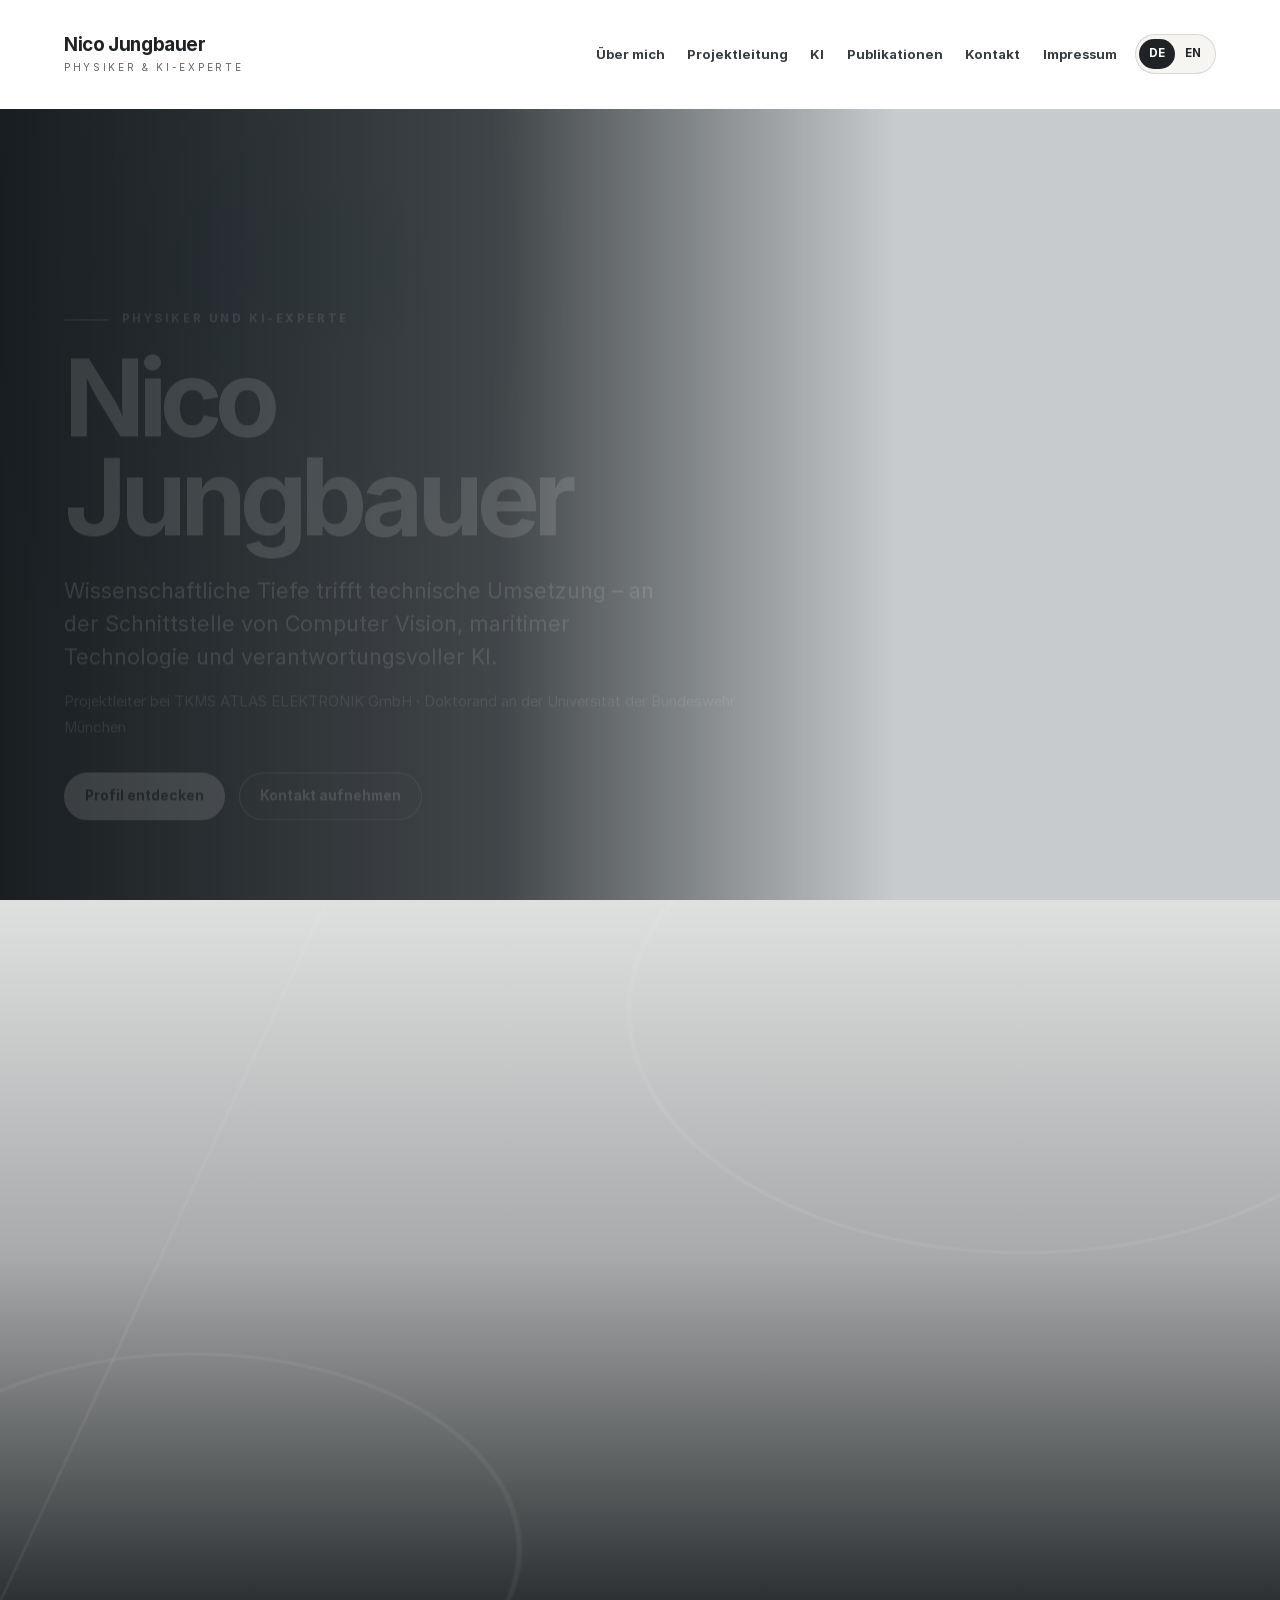
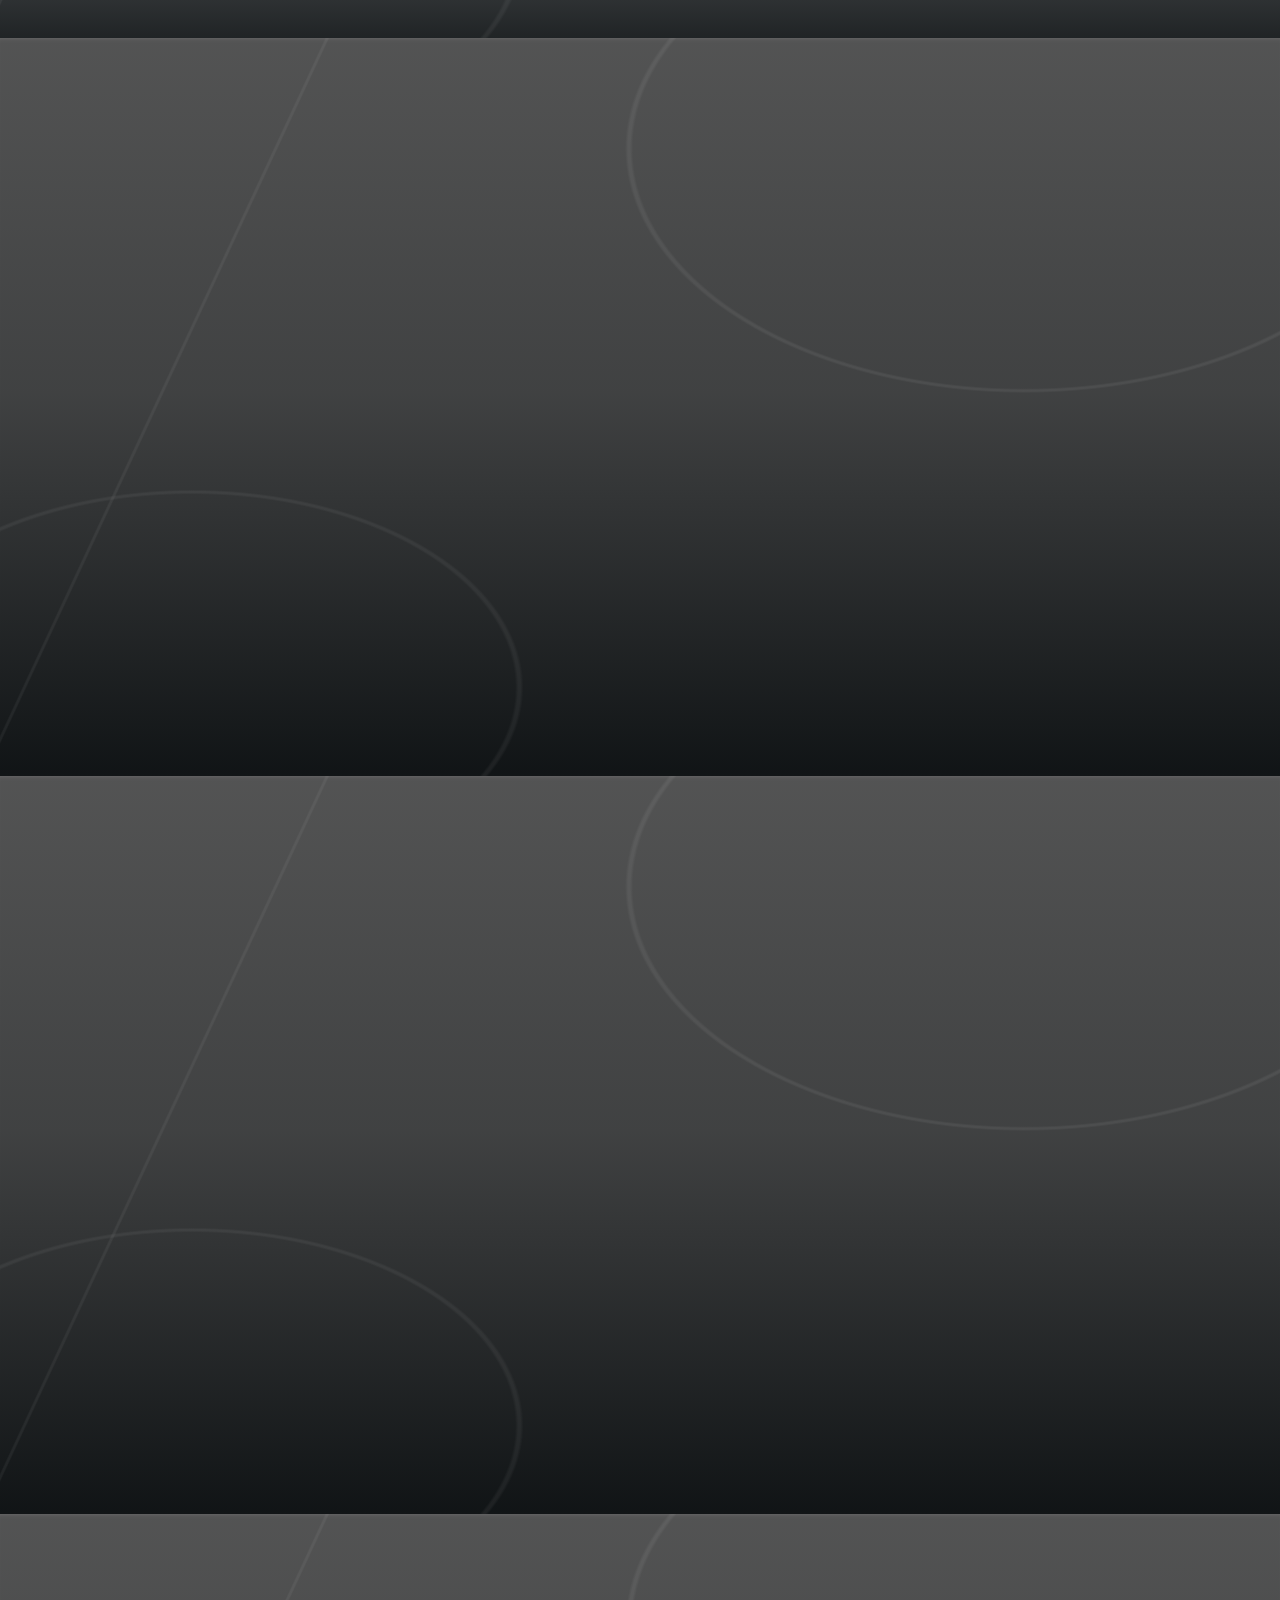
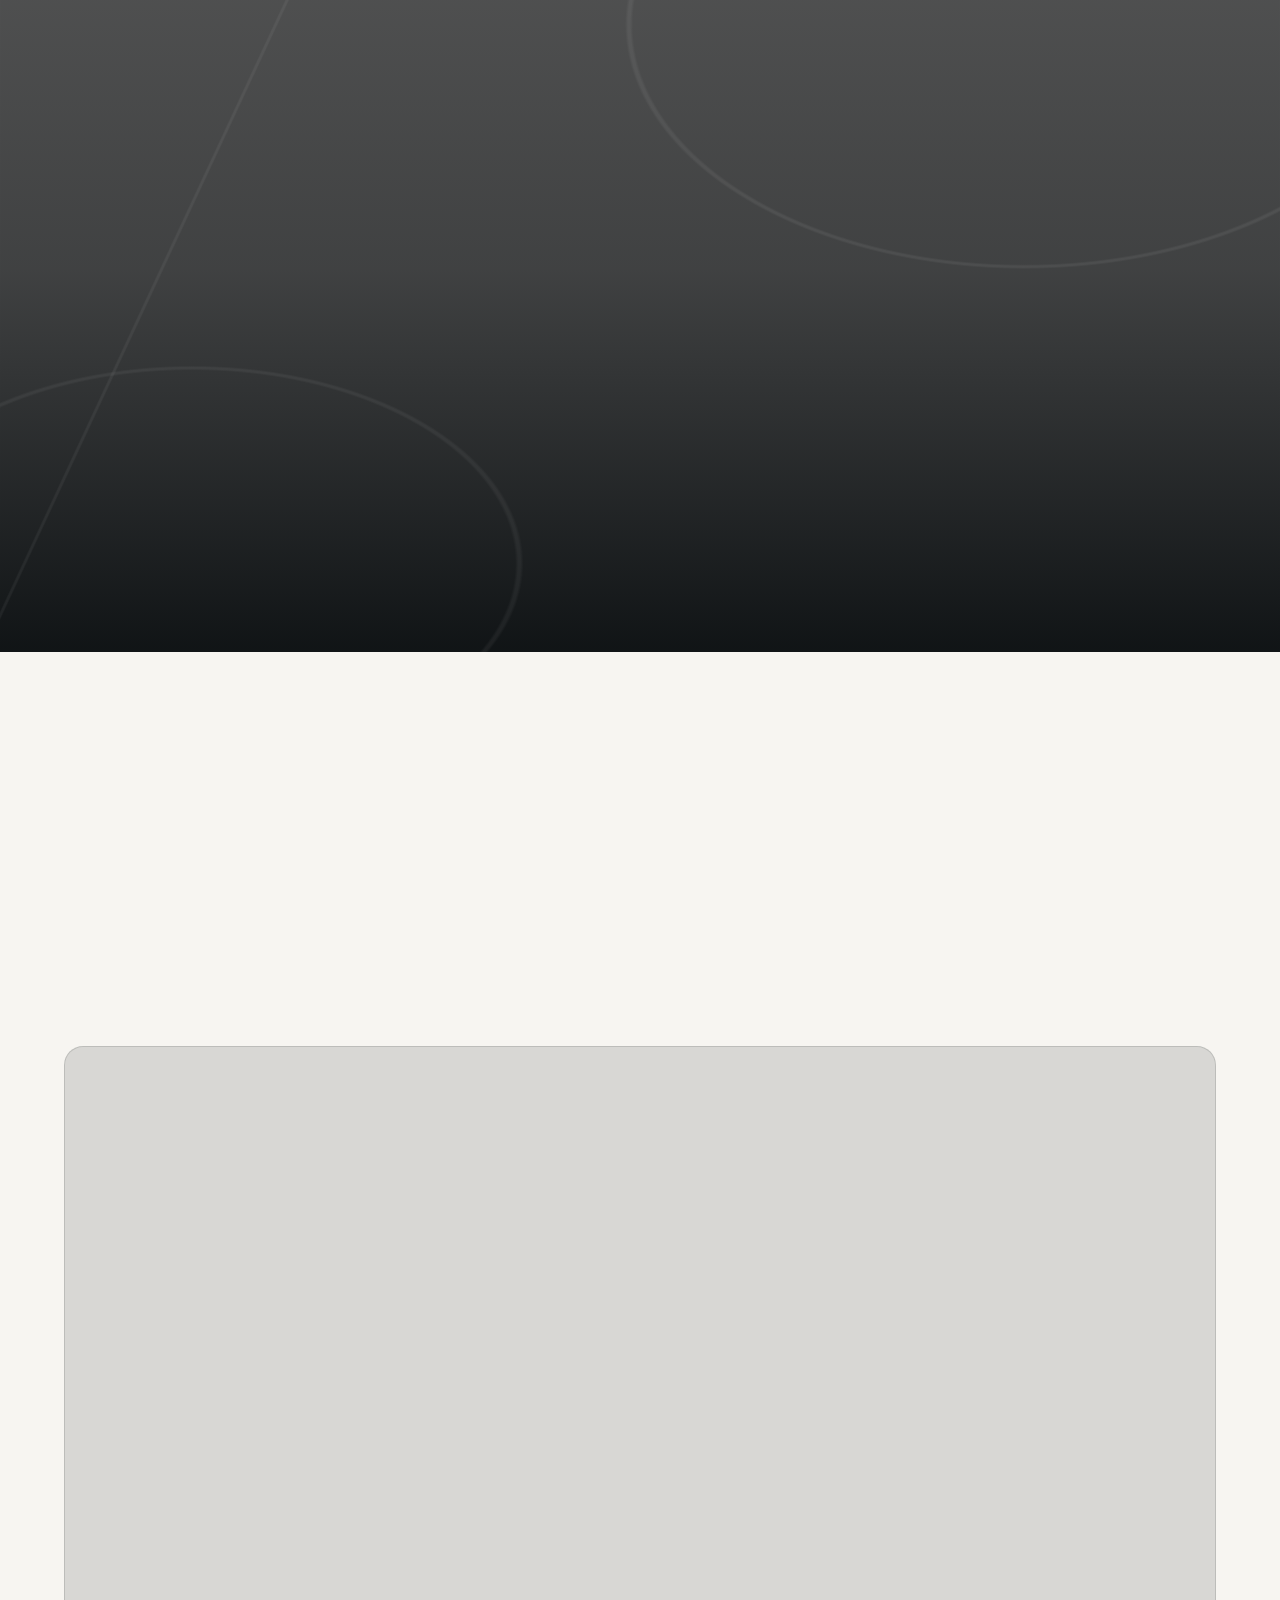
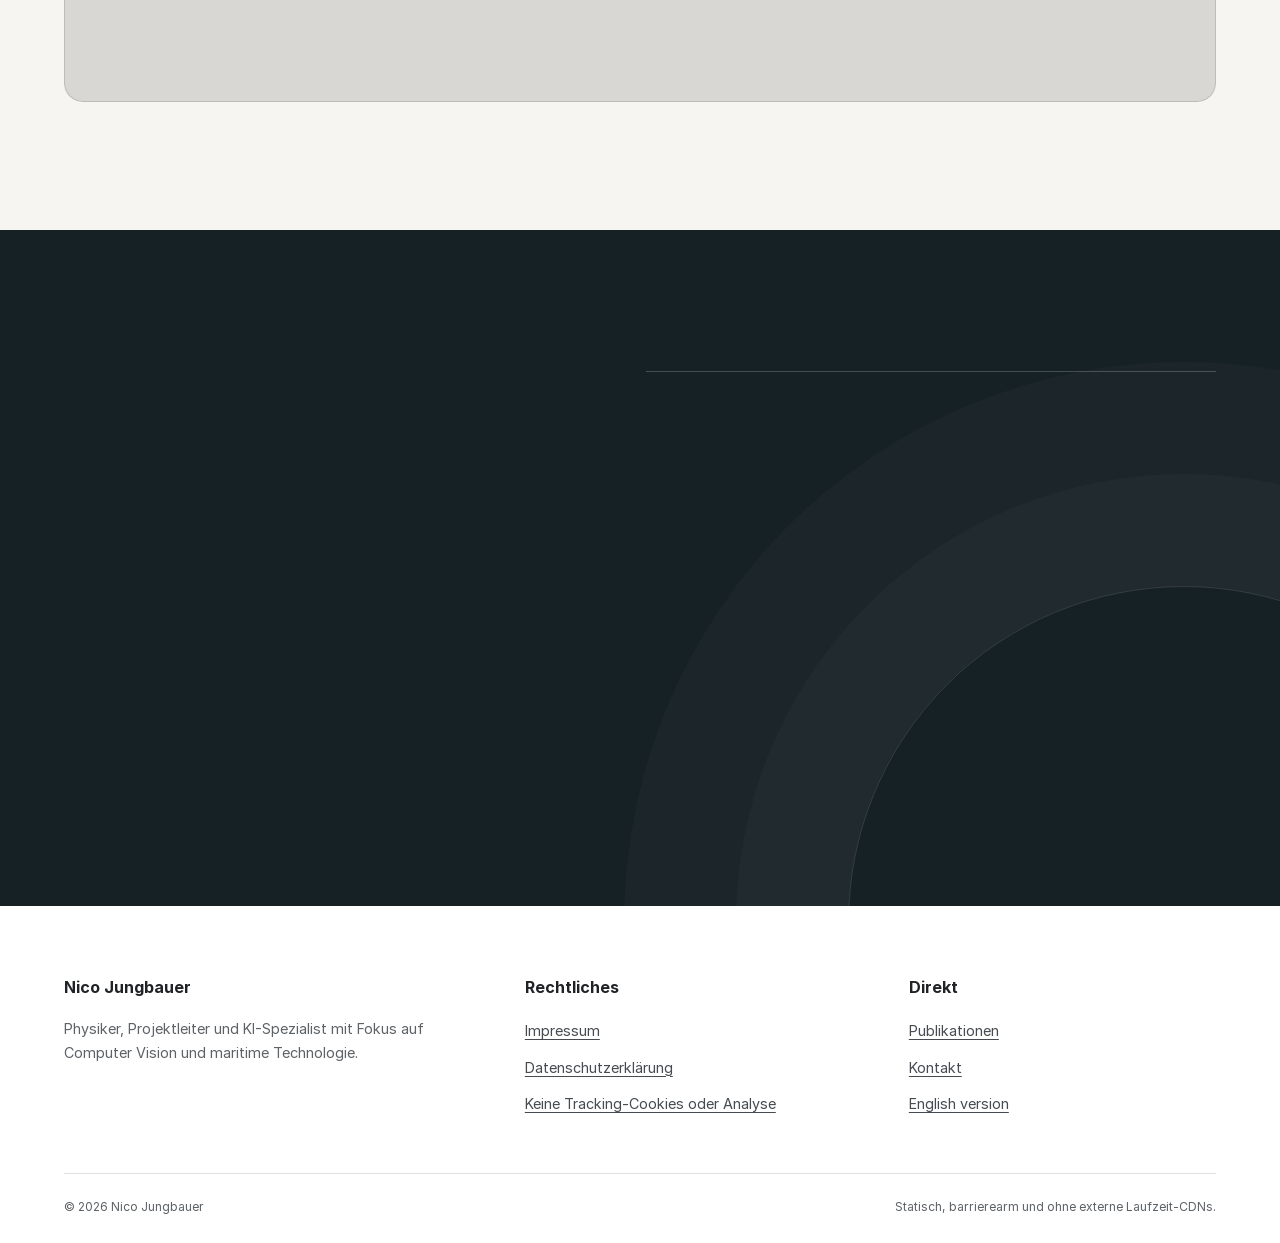
<file: index.html>
<!doctype html>
<html lang="de" class="no-js">
  <head>
    <meta charset="utf-8">
    <meta name="viewport" content="width=device-width, initial-scale=1">
    <meta name="color-scheme" content="light">
    <meta name="theme-color" content="#162126">
    <meta name="referrer" content="no-referrer">
    <link rel="icon" href="assets/images/favicon.svg" type="image/svg+xml">
    <meta
      http-equiv="Content-Security-Policy"
      content="default-src 'self'; base-uri 'self'; connect-src 'none'; font-src 'self'; form-action 'none'; frame-src 'none'; img-src 'self' data:; object-src 'none'; script-src 'self'; style-src 'self'"
    >
    <meta
      name="description"
      content="Nico Jungbauer – Physiker, Projektleiter und KI-Spezialist mit Fokus auf Computer Vision, Explainable AI und maritime Technologie."
    >
    <meta name="robots" content="index, follow">
    <meta property="og:type" content="website">
    <meta property="og:locale" content="de_DE">
    <meta property="og:locale:alternate" content="en_GB">
    <meta property="og:title" content="Nico Jungbauer | Physiker &amp; KI-Experte">
    <meta
      property="og:description"
      content="Projektleitung, Computer Vision und verantwortungsvolle KI."
    >
    <meta property="og:url" content="https://jungbauernico.de/">
    <meta
      property="og:image"
      content="https://jungbauernico.de/assets/images/file_000000005a50720a90067e7f6952ca66-1024.webp"
    >
    <meta name="twitter:card" content="summary_large_image">
    <link rel="canonical" href="https://jungbauernico.de/">
    <link rel="alternate" hreflang="de" href="https://jungbauernico.de/">
    <link rel="alternate" hreflang="en" href="https://jungbauernico.de/en/">
    <link rel="alternate" hreflang="x-default" href="https://jungbauernico.de/">
    <link
      rel="preload"
      href="assets/fonts/Inter-Regular.woff2"
      as="font"
      type="font/woff2"
      crossorigin
    >
    <link
      rel="preload"
      href="assets/images/file_000000005a50720a90067e7f6952ca66-1024.webp"
      as="image"
      type="image/webp"
      media="(min-width: 769px)"
    >
    <link rel="stylesheet" href="assets/css/styles.css?v=20261030-publications">
    <script src="assets/js/main.js?v=20260809-carrd" defer></script>
    <title>Nico Jungbauer | Physiker, Projektleiter &amp; KI-Spezialist</title>
  </head>
  <body>
    <a class="skip-link" href="#main-content">Zum Inhalt springen</a>

    <header class="site-header" data-header data-menu-open="false">
      <div class="nav-shell">
        <a class="brand" href="#top" aria-label="Nico Jungbauer – Startseite">
          <span class="brand__name">Nico Jungbauer</span>
          <span class="brand__role">Physiker &amp; KI-Experte</span>
        </a>

        <button
          class="nav-toggle"
          type="button"
          aria-expanded="false"
          aria-controls="primary-navigation"
          aria-label="Navigation öffnen"
          data-label-open="Navigation öffnen"
          data-label-close="Navigation schließen"
          data-menu-toggle
        >
          <span class="nav-toggle__lines" aria-hidden="true"></span>
        </button>

        <nav
          class="primary-nav"
          id="primary-navigation"
          aria-label="Hauptnavigation"
          data-navigation
        >
          <a href="#about">Über mich</a>
          <a href="#project-lead">Projektleitung</a>
          <a href="#ai-specialist">KI</a>
          <a href="#publications">Publikationen</a>
          <a href="#contact">Kontakt</a>
          <a href="legal.html#impressum">Impressum</a>
        </nav>

        <div class="language-switch" aria-label="Sprache wählen">
          <span lang="de" aria-current="true">DE</span>
          <a href="en/" lang="en" hreflang="en" aria-label="Switch to English">EN</a>
        </div>
      </div>
    </header>

    <main id="main-content">
      <section class="profile-section" id="top" aria-labelledby="profile-title">
        <picture class="profile-media">
          <source
            media="(min-width: 769px)"
            srcset="assets/images/file_000000005a50720a90067e7f6952ca66-1024.webp"
            type="image/webp"
          >
          <img
            src="assets/images/file_000000005a50720a90067e7f6952ca66-768.webp"
            alt="Porträt von Nico Jungbauer im dunklen Anzug mit blauer Krawatte"
            width="768"
            height="1152"
            fetchpriority="high"
            decoding="async"
          >
        </picture>
        <div class="profile-content">
          <div class="profile-copy reveal">
            <p class="eyebrow">Physiker und KI-Experte</p>
            <h1 class="profile-title" id="profile-title">Nico Jungbauer</h1>
            <p class="profile-lead">
              Wissenschaftliche Tiefe trifft technische Umsetzung – an der Schnittstelle von
              Computer Vision, maritimer Technologie und verantwortungsvoller KI.
            </p>
            <p class="profile-meta">
              Projektleiter bei TKMS ATLAS ELEKTRONIK GmbH · Doktorand an der Universität der
              Bundeswehr München
            </p>
            <div class="button-row">
              <a class="button button--light" href="#about">Profil entdecken</a>
              <a class="button button--ghost" href="#contact">Kontakt aufnehmen</a>
            </div>
          </div>
        </div>
      </section>

      <section class="image-panel panel--about" id="about" aria-labelledby="about-title">
        <picture class="panel-media" aria-hidden="true">
          <source
            srcset="assets/images/nico-jungbauer-about-960.webp 960w, assets/images/nico-jungbauer-about-1600.webp 1600w"
            sizes="100vw"
            type="image/webp"
          >
          <img
            src="assets/images/nico-jungbauer-about-960.webp"
            alt=""
            width="960"
            height="959"
            loading="lazy"
            decoding="async"
          >
        </picture>
        <div class="panel-content">
          <div class="panel-copy reveal">
            <p class="section-index">01 · Profil</p>
            <h2 class="panel-title" id="about-title">Über mich</h2>
            <p class="panel-text">
              Mein Schwerpunkt liegt auf der Leitung interdisziplinärer Forschungsprojekte und
              der Entwicklung maritimer KI-Systeme – von der technischen Konzeption bis zur
              Koordination von Teams und Projektpartnern.
            </p>
          </div>
        </div>
      </section>

      <section
        class="image-panel panel--project"
        id="project-lead"
        aria-labelledby="project-title"
      >
        <picture class="panel-media panel-media--focus-reveal" aria-hidden="true">
          <source
            srcset="assets/images/project-lead-768.webp 768w, assets/images/project-lead-1024.webp 1024w"
            sizes="100vw"
            type="image/webp"
          >
          <img
            src="assets/images/project-lead-768.webp"
            alt=""
            width="768"
            height="768"
            loading="lazy"
            decoding="async"
          >
        </picture>
        <div class="panel-content">
          <div class="panel-copy reveal">
            <p class="section-index">02 · Verantwortung</p>
            <h2 class="panel-title" id="project-title">Projektleitung</h2>
            <p class="panel-text">
              Leitung eines öffentlich geförderten Projekts mit Fokus auf maritime
              Verteidigungstechnologie. Verantwortlich für Ressourcenplanung,
              Stakeholder-Management und das Erreichen technischer Meilensteine.
            </p>
          </div>
        </div>
      </section>

      <section
        class="image-panel panel--ai"
        id="ai-specialist"
        aria-labelledby="ai-title"
      >
        <picture class="panel-media panel-media--focus-reveal" aria-hidden="true">
          <source
            srcset="assets/images/xai-960.webp 960w, assets/images/xai-1536.webp 1536w"
            sizes="100vw"
            type="image/webp"
          >
          <img
            src="assets/images/xai-960.webp"
            alt=""
            width="960"
            height="640"
            loading="lazy"
            decoding="async"
          >
        </picture>
        <div class="panel-content">
          <div class="panel-copy reveal">
            <p class="section-index">03 · Forschung</p>
            <h2 class="panel-title" id="ai-title">KI-Spezialist</h2>
            <p class="panel-text">
              Forschung am Lehrstuhl für Computer Vision. Schwerpunkt: Entwicklung
              unsicherheitsbewusster Ansätze und Methoden der Erklärbarkeit für moderne
              Computer-Vision-Architekturen.
            </p>
          </div>
        </div>
      </section>

      <section
        class="image-panel panel--physics"
        id="background"
        aria-labelledby="background-title"
      >
        <picture class="panel-media panel-media--focus-reveal" aria-hidden="true">
          <source
            srcset="assets/images/physics-768.webp 768w, assets/images/physics-1024.webp 1024w"
            sizes="100vw"
            type="image/webp"
          >
          <img
            src="assets/images/physics-768.webp"
            alt=""
            width="768"
            height="768"
            loading="lazy"
            decoding="async"
          >
        </picture>
        <div class="panel-content">
          <div class="panel-copy reveal">
            <p class="section-index">04 · Hintergrund</p>
            <h2 class="panel-title" id="background-title">Physiker</h2>
            <p class="panel-text">
              Physikalische Modellierung, datengetriebene Analyse und Systemverständnis bilden das
              methodische Fundament meiner Arbeit. Diese Tiefe übertrage ich auf robuste
              Computer-Vision- und erklärbare KI-Systeme für technische Anwendungen.
            </p>
          </div>
        </div>
      </section>

      <section class="publications-section" id="publications" aria-labelledby="publications-title">
        <div class="shell">
          <div class="section-heading reveal">
            <h2 class="section-heading__title" id="publications-title">
              Publikationen &amp; geistiges Eigentum
            </h2>
            <p class="section-heading__copy">
              Arbeiten zu maritimer Wahrnehmung, erklärbarer KI, Unsicherheitsmodellierung und
              risikobewusster autonomer Navigation.
            </p>
          </div>

          <div class="publication-grid reveal">
            <article class="publication-card">
              <span class="publication-card__type">Patentanmeldungen</span>
              <h3 class="publication-card__title">Fünf Patentanmeldungen eingereicht</h3>
              <div class="publication-card__meta">
                <span>Alle fünf anhängig, noch nicht erteilt · zwei als Alleinerfinder</span>
              </div>
              <details class="patent-details">
                <summary>Themen der fünf Anmeldungen</summary>
                <ul>
                  <li>Autonomes Unterwasserfahrzeug zur Objektdetektion und -identifikation
                    (mit L. Daibert)</li>
                  <li>Signalverarbeitungseinheit zur Objektklassifikation (Alleinerfinder)</li>
                  <li>Verfahren und Vorrichtung zur maritimen Objektklassifikation
                    (Alleinerfinder)</li>
                  <li>Assistenzsystem zur Risikobewertung teilautonomer Wasserfahrzeuge
                    (mit M. Tepe)</li>
                  <li><span lang="en">AI weighted Training</span> (mit M. El Yahyaoui)</li>
                </ul>
              </details>
            </article>

            <a
              class="publication-card"
              href="https://so04.tci-thaijo.org/index.php/MTR/article/view/277976"
              target="_blank"
              rel="noopener noreferrer"
            >
              <span class="publication-card__type">Fachartikel</span>
              <h3 class="publication-card__title">
                Maritime vision datasets for autonomous navigation: A comparative analysis
              </h3>
              <div class="publication-card__meta">
                <span>N. Jungbauer, H. Huang, H. Mayer<br>
                  Maritime Technology and Research 7(4), 277976 · 2025</span>
                <span class="publication-card__arrow" aria-hidden="true">↗</span>
              </div>
              <span class="visually-hidden">Öffnet in einem neuen Tab</span>
            </a>

            <a
              class="publication-card"
              href="https://www.gcpr-vmv.de/online-proceedings"
              target="_blank"
              rel="noopener noreferrer"
            >
              <span class="publication-card__type">Konferenzbeitrag</span>
              <h3 class="publication-card__title">
                Correlating Explainability and Predictive Uncertainty under Controlled
                Perturbations for Maritime Object Detection
              </h3>
              <div class="publication-card__meta">
                <span>N. Jungbauer et al.<br>
                  GCPR 2026 · Main Track · zur Veröffentlichung angenommen</span>
                <span class="publication-card__arrow" aria-hidden="true">↗</span>
              </div>
              <span class="visually-hidden">Öffnet in einem neuen Tab</span>
            </a>

            <a
              class="publication-card"
              href="https://cmsweb.com.sg/rps2prod/esrel2026/epro/html/esrel26-p26183.html"
              target="_blank"
              rel="noopener noreferrer"
            >
              <span class="publication-card__type">Konferenzbeitrag</span>
              <h3 class="publication-card__title">
                Quantitative Risk Assessment for Maritime Autonomous Navigation Using AI
                Perception Metrics and Bayesian Networks
              </h3>
              <div class="publication-card__meta">
                <span>ESREL 2026</span>
                <span class="publication-card__arrow" aria-hidden="true">↗</span>
              </div>
              <span class="visually-hidden">Öffnet in einem neuen Tab</span>
            </a>
          </div>
        </div>
      </section>

      <section class="contact-section" id="contact" aria-labelledby="contact-title">
        <div class="shell contact-layout">
          <div class="reveal">
            <p class="eyebrow">Kontakt</p>
            <h2 class="contact-title" id="contact-title">Lassen Sie uns sprechen.</h2>
            <p class="contact-intro">
              Für fachlichen Austausch zu Computer Vision, Explainable AI, maritimer Autonomie
              und technischer Projektleitung.
            </p>
          </div>

          <ul class="contact-list reveal" aria-label="Kontaktmöglichkeiten">
            <li>
              <a
                href="legal.html#impressum"
                data-email-link
                data-user="jnico"
                data-domain="hotmail.de"
              >
                <span class="contact-list__label">E-Mail</span>
                <span class="contact-list__value" data-contact-value>
                  jnico [at] hotmail [dot] de
                </span>
                <span class="contact-list__arrow" aria-hidden="true">↗</span>
              </a>
            </li>
            <li>
              <a
                href="legal.html#impressum"
                data-phone-link
                data-country="49"
                data-number="1738203427"
              >
                <span class="contact-list__label">Telefon</span>
                <span class="contact-list__value">+49 173 820 3427</span>
                <span class="contact-list__arrow" aria-hidden="true">↗</span>
              </a>
            </li>
            <li>
              <a
                href="https://linkedin.com/in/nico-jungbauer-97277a295"
                target="_blank"
                rel="noopener noreferrer"
              >
                <span class="contact-list__label">Netzwerk</span>
                <span class="contact-list__value">LinkedIn</span>
                <span class="contact-list__arrow" aria-hidden="true">↗</span>
                <span class="visually-hidden">Öffnet in einem neuen Tab</span>
              </a>
            </li>
            <li>
              <a
                href="legal.html#impressum"
                target="_blank"
                rel="noopener noreferrer"
                data-whatsapp-link
                data-country="49"
                data-number="1738203427"
              >
                <span class="contact-list__label">Messenger</span>
                <span class="contact-list__value">WhatsApp</span>
                <span class="contact-list__arrow" aria-hidden="true">↗</span>
                <span class="visually-hidden">Öffnet in einem neuen Tab</span>
              </a>
            </li>
          </ul>
        </div>
      </section>
    </main>

    <footer class="site-footer">
      <div class="shell">
        <div class="footer-grid">
          <div>
            <h2 class="footer-title">Nico Jungbauer</h2>
            <p class="footer-copy">
              Physiker, Projektleiter und KI-Spezialist mit Fokus auf Computer Vision und
              maritime Technologie.
            </p>
          </div>
          <div>
            <h2 class="footer-title">Rechtliches</h2>
            <ul class="footer-links">
              <li><a href="legal.html#impressum">Impressum</a></li>
              <li><a href="legal.html#datenschutz">Datenschutzerklärung</a></li>
              <li><a href="legal.html#datenschutz">Keine Tracking-Cookies oder Analyse</a></li>
            </ul>
          </div>
          <div>
            <h2 class="footer-title">Direkt</h2>
            <ul class="footer-links">
              <li><a href="#publications">Publikationen</a></li>
              <li><a href="#contact">Kontakt</a></li>
              <li><a href="en/" lang="en" hreflang="en">English version</a></li>
            </ul>
          </div>
        </div>
        <div class="footer-bottom">
          <p>© <span data-current-year>2026</span> Nico Jungbauer</p>
          <p>Statisch, barrierearm und ohne externe Laufzeit-CDNs.</p>
        </div>
      </div>
    </footer>
  </body>
</html>
</file>
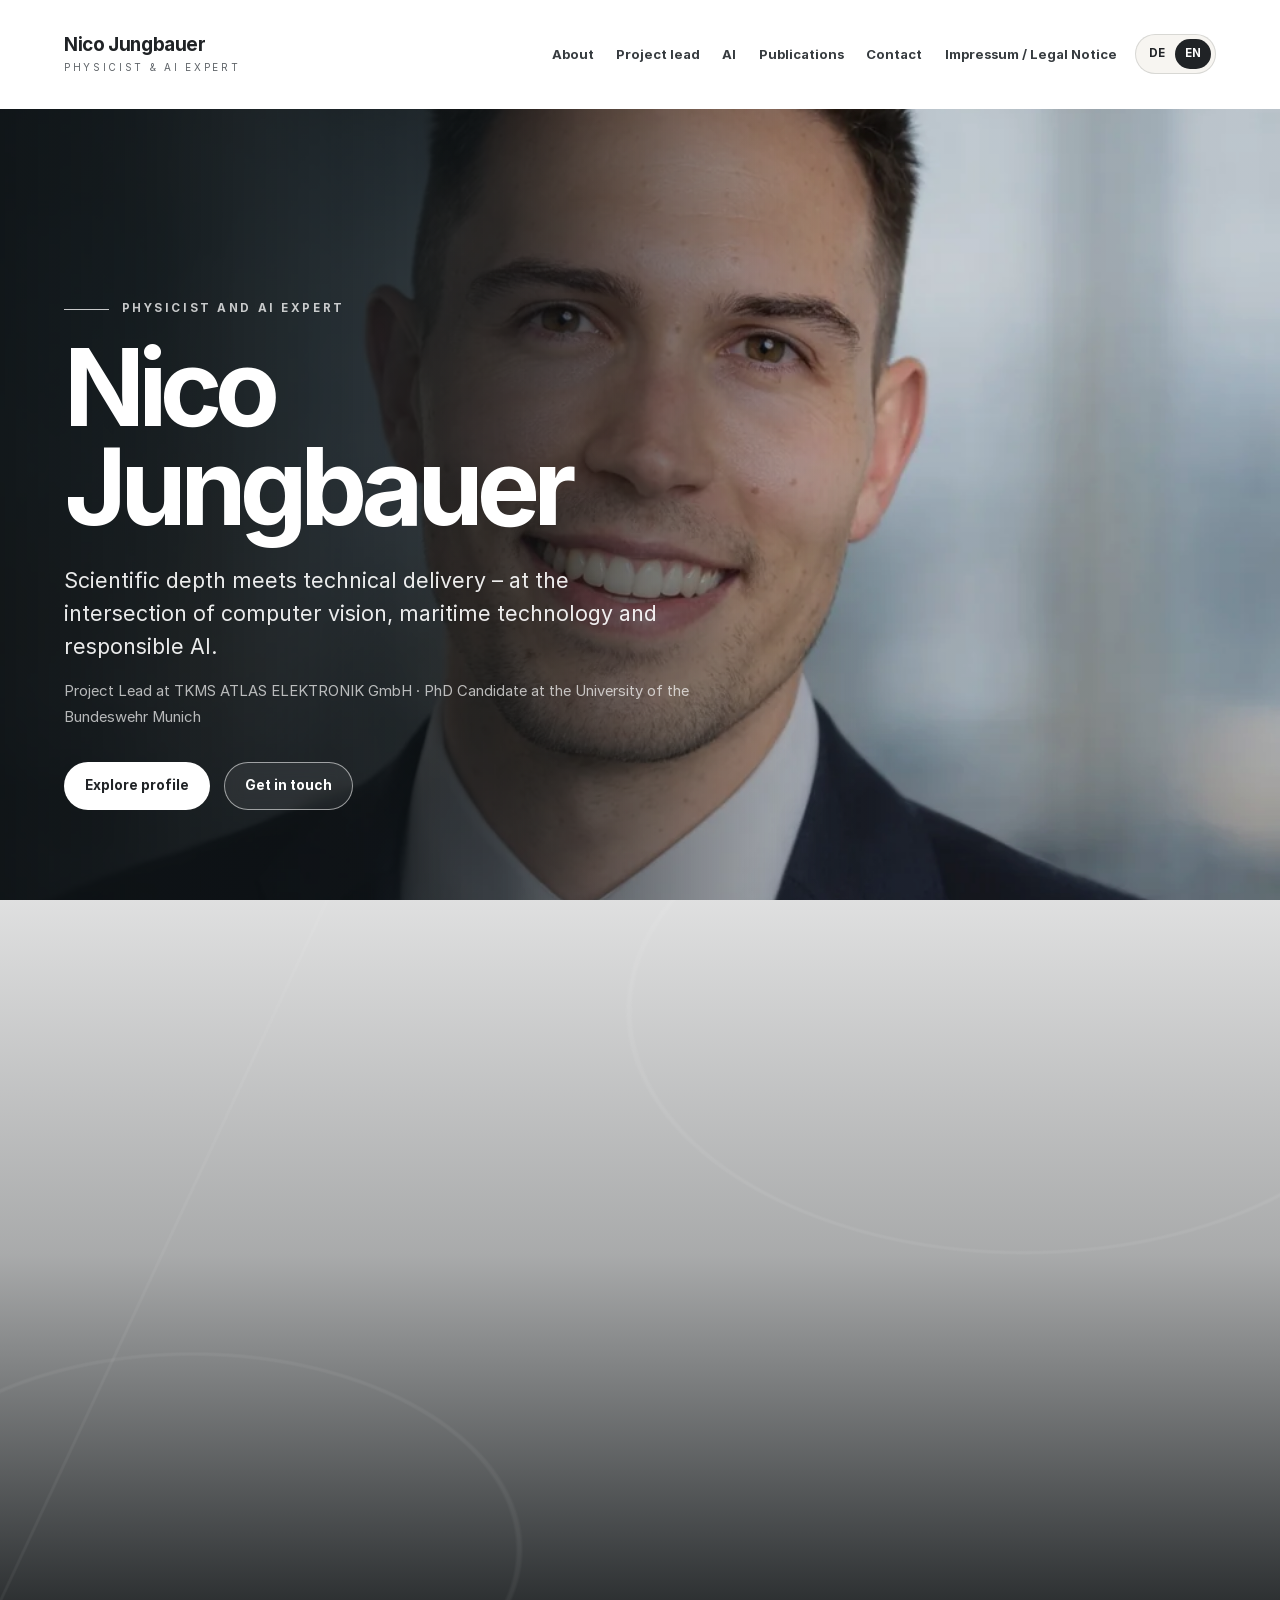
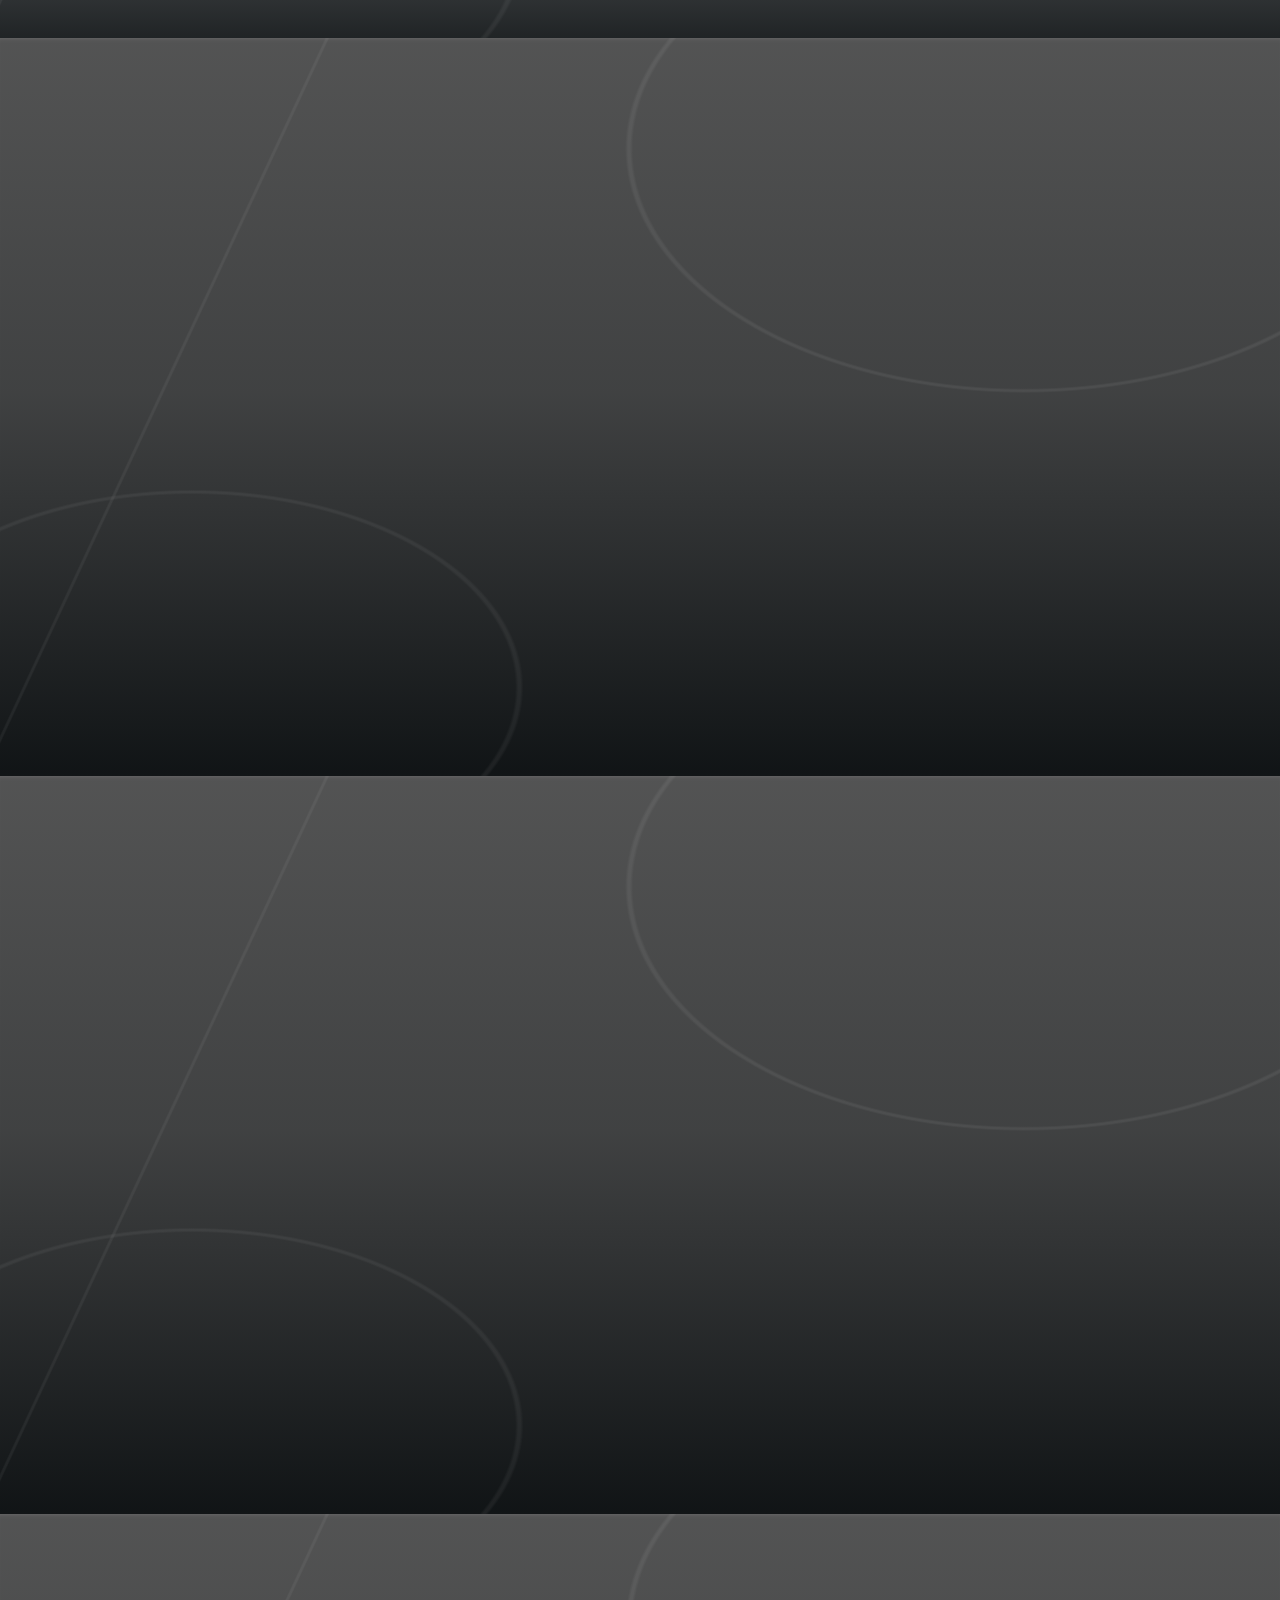
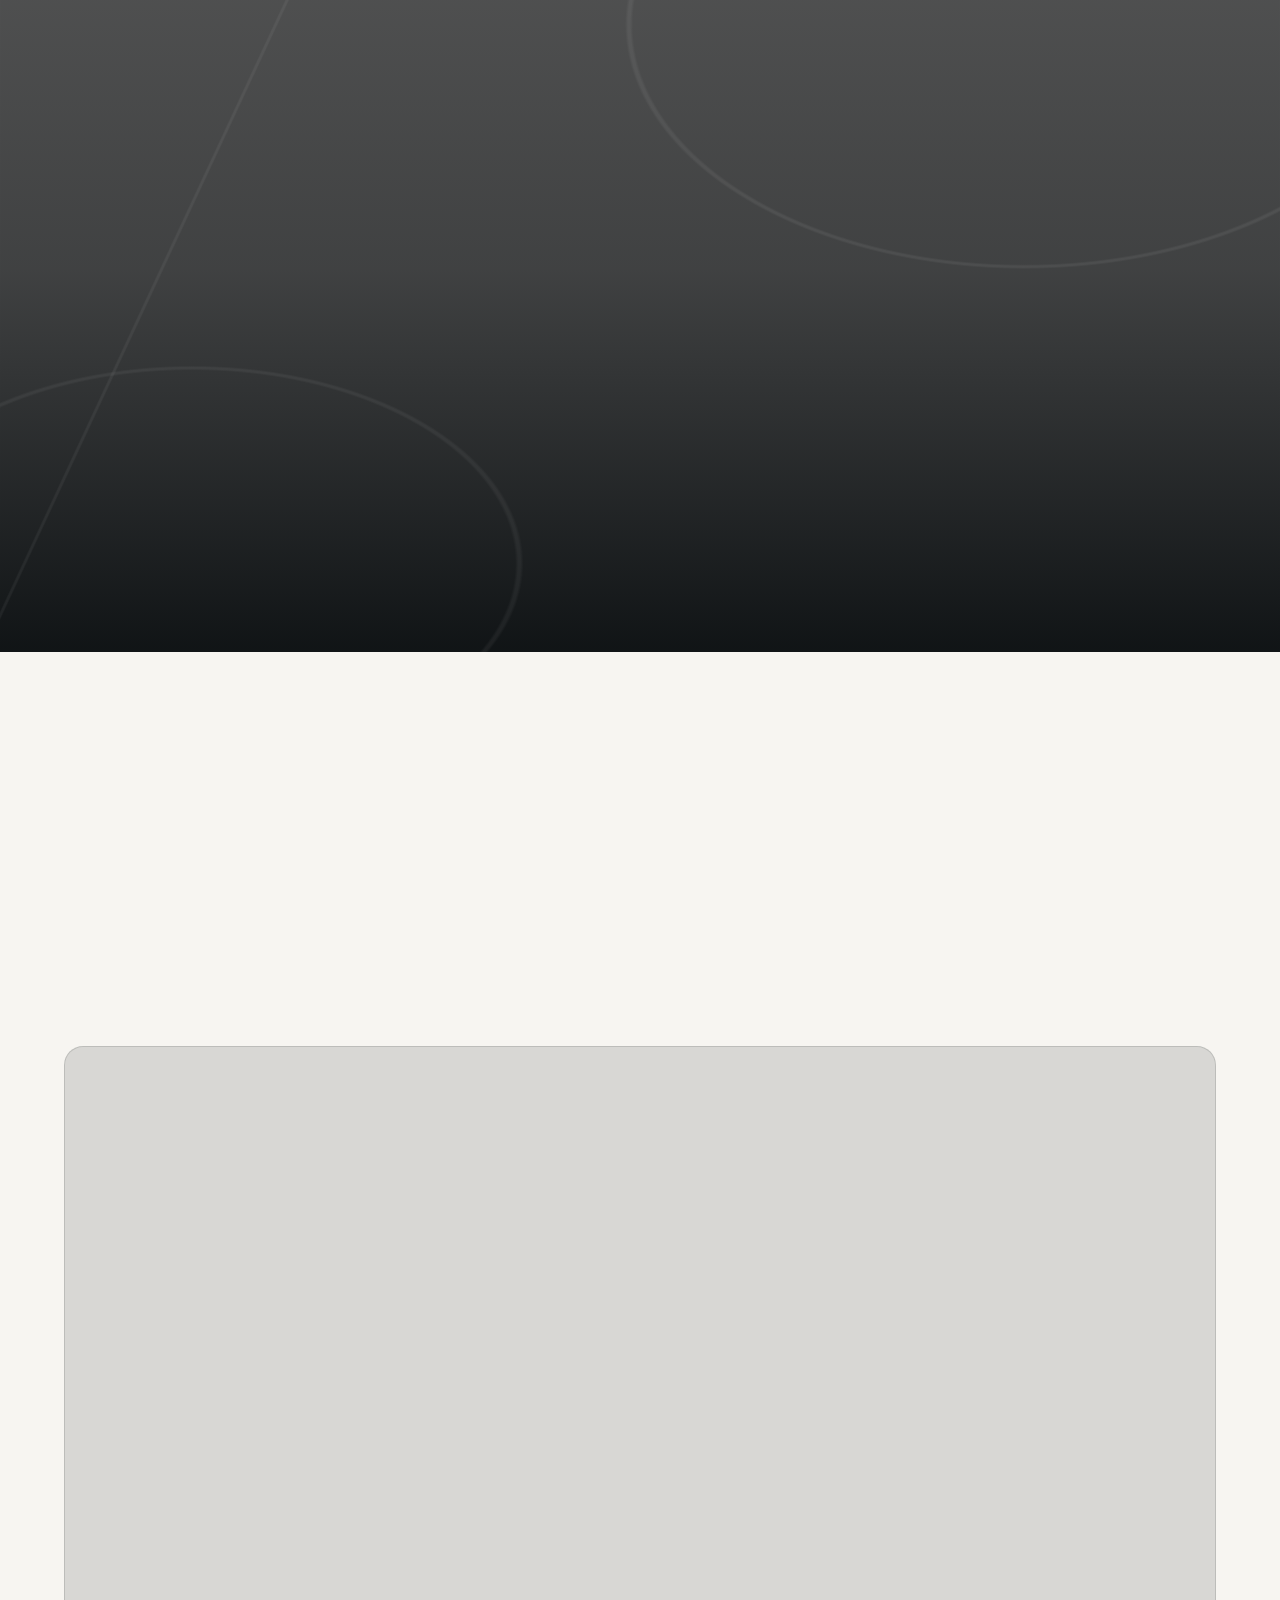
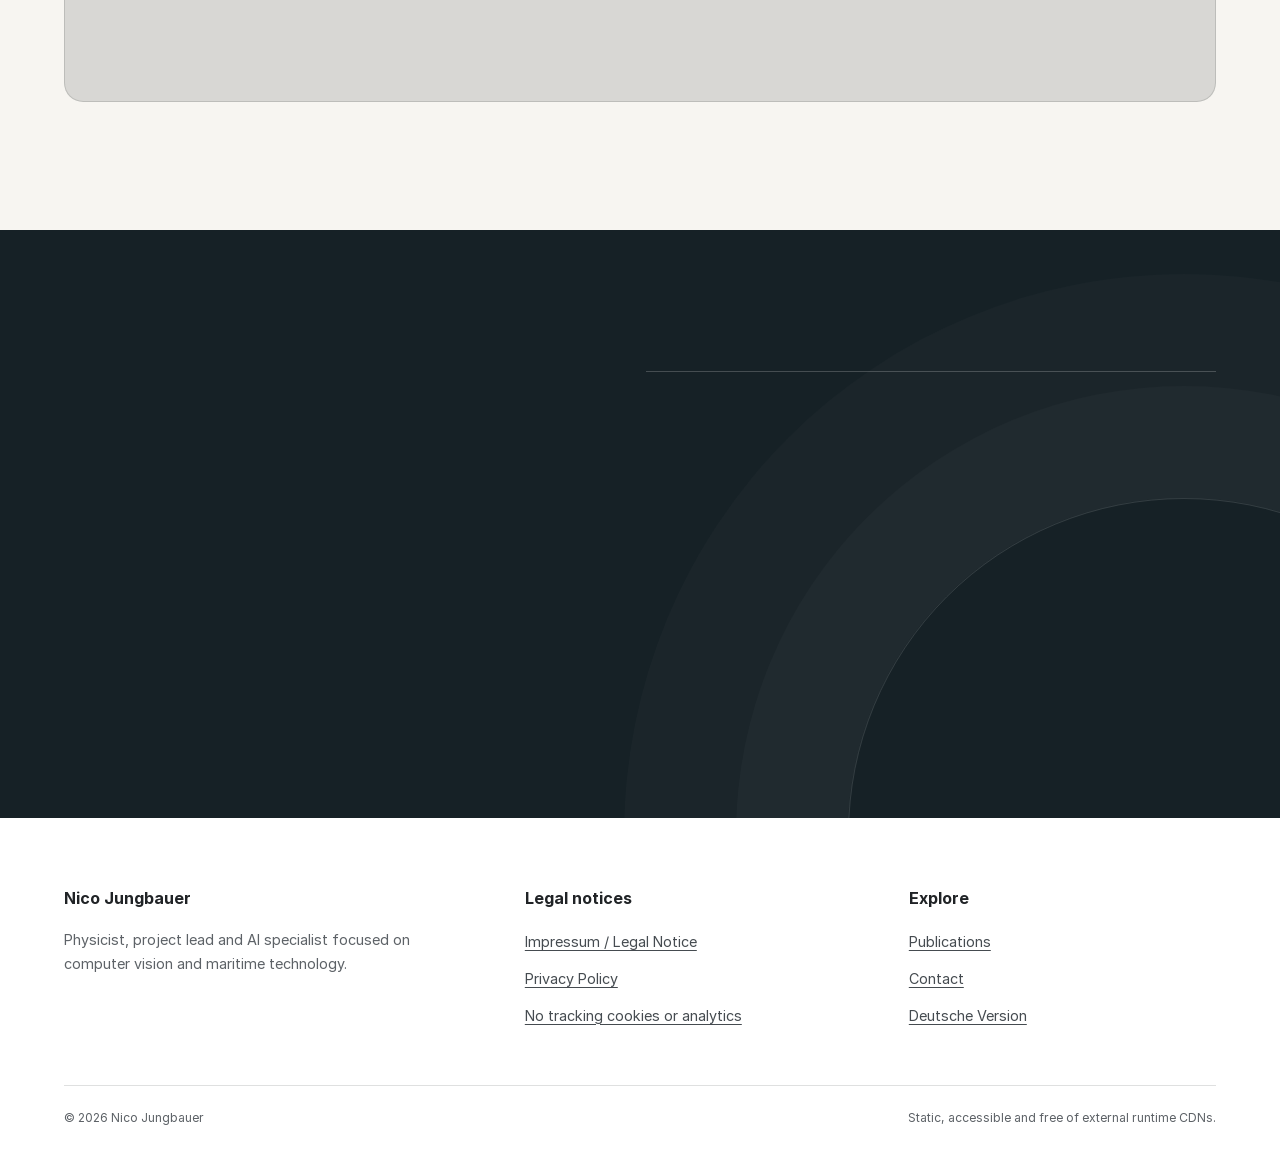
<file: en/index.html>
<!doctype html>
<html lang="en" class="no-js">
  <head>
    <meta charset="utf-8">
    <meta name="viewport" content="width=device-width, initial-scale=1">
    <meta name="color-scheme" content="light">
    <meta name="theme-color" content="#162126">
    <meta name="referrer" content="no-referrer">
    <link rel="icon" href="../assets/images/favicon.svg" type="image/svg+xml">
    <meta
      http-equiv="Content-Security-Policy"
      content="default-src 'self'; base-uri 'self'; connect-src 'none'; font-src 'self'; form-action 'none'; frame-src 'none'; img-src 'self' data:; object-src 'none'; script-src 'self'; style-src 'self'"
    >
    <meta
      name="description"
      content="Nico Jungbauer – physicist, project lead and AI specialist focused on computer vision, explainable AI and maritime technology."
    >
    <meta name="robots" content="index, follow">
    <meta property="og:type" content="website">
    <meta property="og:locale" content="en_GB">
    <meta property="og:locale:alternate" content="de_DE">
    <meta property="og:title" content="Nico Jungbauer | Physicist &amp; AI Expert">
    <meta
      property="og:description"
      content="Project leadership, computer vision and responsible AI."
    >
    <meta property="og:url" content="https://jungbauernico.de/en/">
    <meta
      property="og:image"
      content="https://jungbauernico.de/assets/images/file_000000005a50720a90067e7f6952ca66-1024.webp"
    >
    <meta name="twitter:card" content="summary_large_image">
    <link rel="canonical" href="https://jungbauernico.de/en/">
    <link rel="alternate" hreflang="de" href="https://jungbauernico.de/">
    <link rel="alternate" hreflang="en" href="https://jungbauernico.de/en/">
    <link rel="alternate" hreflang="x-default" href="https://jungbauernico.de/">
    <link
      rel="preload"
      href="../assets/fonts/Inter-Regular.woff2"
      as="font"
      type="font/woff2"
      crossorigin
    >
    <link
      rel="preload"
      href="../assets/images/file_000000005a50720a90067e7f6952ca66-1024.webp"
      as="image"
      type="image/webp"
      media="(min-width: 769px)"
    >
    <link rel="stylesheet" href="../assets/css/styles.css?v=20261030-publications">
    <script src="../assets/js/main.js?v=20260809-carrd" defer></script>
    <title>Nico Jungbauer | Physicist, Project Lead &amp; AI Specialist</title>
  </head>
  <body>
    <a class="skip-link" href="#main-content">Skip to content</a>

    <header class="site-header" data-header data-menu-open="false">
      <div class="nav-shell">
        <a class="brand" href="#top" aria-label="Nico Jungbauer – home">
          <span class="brand__name">Nico Jungbauer</span>
          <span class="brand__role">Physicist &amp; AI Expert</span>
        </a>

        <button
          class="nav-toggle"
          type="button"
          aria-expanded="false"
          aria-controls="primary-navigation"
          aria-label="Open navigation"
          data-label-open="Open navigation"
          data-label-close="Close navigation"
          data-menu-toggle
        >
          <span class="nav-toggle__lines" aria-hidden="true"></span>
        </button>

        <nav
          class="primary-nav"
          id="primary-navigation"
          aria-label="Primary navigation"
          data-navigation
        >
          <a href="#about">About</a>
          <a href="#project-lead">Project lead</a>
          <a href="#ai-specialist">AI</a>
          <a href="#publications">Publications</a>
          <a href="#contact">Contact</a>
          <a href="legal.html#impressum">Impressum / Legal Notice</a>
        </nav>

        <div class="language-switch" aria-label="Choose language">
          <a href="../" lang="de" hreflang="de" aria-label="Zur deutschen Version">DE</a>
          <span lang="en" aria-current="true">EN</span>
        </div>
      </div>
    </header>

    <main id="main-content">
      <section class="profile-section" id="top" aria-labelledby="profile-title">
        <picture class="profile-media">
          <source
            media="(min-width: 769px)"
            srcset="../assets/images/file_000000005a50720a90067e7f6952ca66-1024.webp"
            type="image/webp"
          >
          <img
            src="../assets/images/file_000000005a50720a90067e7f6952ca66-768.webp"
            alt="Portrait of Nico Jungbauer wearing a dark suit and blue tie"
            width="768"
            height="1152"
            fetchpriority="high"
            decoding="async"
          >
        </picture>
        <div class="profile-content">
          <div class="profile-copy reveal">
            <p class="eyebrow">Physicist and AI Expert</p>
            <h1 class="profile-title" id="profile-title">Nico Jungbauer</h1>
            <p class="profile-lead">
              Scientific depth meets technical delivery – at the intersection of computer
              vision, maritime technology and responsible AI.
            </p>
            <p class="profile-meta">
              Project Lead at TKMS ATLAS ELEKTRONIK GmbH · PhD Candidate at the University of
              the Bundeswehr Munich
            </p>
            <div class="button-row">
              <a class="button button--light" href="#about">Explore profile</a>
              <a class="button button--ghost" href="#contact">Get in touch</a>
            </div>
          </div>
        </div>
      </section>

      <section class="image-panel panel--about" id="about" aria-labelledby="about-title">
        <picture class="panel-media" aria-hidden="true">
          <source
            srcset="../assets/images/nico-jungbauer-about-960.webp 960w, ../assets/images/nico-jungbauer-about-1600.webp 1600w"
            sizes="100vw"
            type="image/webp"
          >
          <img
            src="../assets/images/nico-jungbauer-about-960.webp"
            alt=""
            width="960"
            height="959"
            loading="lazy"
            decoding="async"
          >
        </picture>
        <div class="panel-content">
          <div class="panel-copy reveal">
            <p class="section-index">01 · Profile</p>
            <h2 class="panel-title" id="about-title">About Me</h2>
            <p class="panel-text">
              My focus is on leading interdisciplinary research projects and developing maritime
              AI systems – from technical concepts to coordinating teams and project partners.
            </p>
          </div>
        </div>
      </section>

      <section
        class="image-panel panel--project"
        id="project-lead"
        aria-labelledby="project-title"
      >
        <picture class="panel-media panel-media--focus-reveal" aria-hidden="true">
          <source
            srcset="../assets/images/project-lead-768.webp 768w, ../assets/images/project-lead-1024.webp 1024w"
            sizes="100vw"
            type="image/webp"
          >
          <img
            src="../assets/images/project-lead-768.webp"
            alt=""
            width="768"
            height="768"
            loading="lazy"
            decoding="async"
          >
        </picture>
        <div class="panel-content">
          <div class="panel-copy reveal">
            <p class="section-index">02 · Responsibility</p>
            <h2 class="panel-title" id="project-title">Project Lead</h2>
            <p class="panel-text">
              Leading a publicly funded project focusing on maritime defence technology.
              Responsible for resource planning, stakeholder management, and technical
              milestone delivery.
            </p>
          </div>
        </div>
      </section>

      <section
        class="image-panel panel--ai"
        id="ai-specialist"
        aria-labelledby="ai-title"
      >
        <picture class="panel-media panel-media--focus-reveal" aria-hidden="true">
          <source
            srcset="../assets/images/xai-960.webp 960w, ../assets/images/xai-1536.webp 1536w"
            sizes="100vw"
            type="image/webp"
          >
          <img
            src="../assets/images/xai-960.webp"
            alt=""
            width="960"
            height="640"
            loading="lazy"
            decoding="async"
          >
        </picture>
        <div class="panel-content">
          <div class="panel-copy reveal">
            <p class="section-index">03 · Research</p>
            <h2 class="panel-title" id="ai-title">AI Specialist</h2>
            <p class="panel-text">
              Research at the Chair of Computer Vision. Focus: developing uncertainty-aware
              approaches and explainability methods for modern computer vision architectures.
            </p>
          </div>
        </div>
      </section>

      <section
        class="image-panel panel--physics"
        id="background"
        aria-labelledby="background-title"
      >
        <picture class="panel-media panel-media--focus-reveal" aria-hidden="true">
          <source
            srcset="../assets/images/physics-768.webp 768w, ../assets/images/physics-1024.webp 1024w"
            sizes="100vw"
            type="image/webp"
          >
          <img
            src="../assets/images/physics-768.webp"
            alt=""
            width="768"
            height="768"
            loading="lazy"
            decoding="async"
          >
        </picture>
        <div class="panel-content">
          <div class="panel-copy reveal">
            <p class="section-index">04 · Background</p>
            <h2 class="panel-title" id="background-title">Physicist</h2>
            <p class="panel-text">
              Physical modelling, data-driven analysis and systems thinking form the methodological
              foundation of my work. I apply that depth to robust computer-vision and explainable-AI
              systems for technical applications.
            </p>
          </div>
        </div>
      </section>

      <section class="publications-section" id="publications" aria-labelledby="publications-title">
        <div class="shell">
          <div class="section-heading reveal">
            <h2 class="section-heading__title" id="publications-title">
              Publications &amp; intellectual property
            </h2>
            <p class="section-heading__copy">
              Work on maritime perception, explainable AI, uncertainty modelling and
              risk-aware autonomous navigation.
            </p>
          </div>

          <div class="publication-grid reveal">
            <article class="publication-card">
              <span class="publication-card__type">Patent applications</span>
              <h3 class="publication-card__title">Five patent applications filed</h3>
              <div class="publication-card__meta">
                <span>All five pending, not yet granted · sole inventor on two applications</span>
              </div>
              <details class="patent-details">
                <summary>Topics of the five applications</summary>
                <ul>
                  <li>Autonomous underwater vehicle for object detection and identification
                    (with L. Daibert)</li>
                  <li>Signal processing unit for object classification (sole inventor)</li>
                  <li>Method and apparatus for maritime object classification (sole inventor)</li>
                  <li>Assistance system for risk assessment of semi-autonomous watercraft
                    (with M. Tepe)</li>
                  <li>AI weighted Training (with M. El Yahyaoui)</li>
                </ul>
              </details>
            </article>

            <a
              class="publication-card"
              href="https://so04.tci-thaijo.org/index.php/MTR/article/view/277976"
              target="_blank"
              rel="noopener noreferrer"
            >
              <span class="publication-card__type">Journal article</span>
              <h3 class="publication-card__title">
                Maritime vision datasets for autonomous navigation: A comparative analysis
              </h3>
              <div class="publication-card__meta">
                <span>N. Jungbauer, H. Huang, H. Mayer<br>
                  Maritime Technology and Research 7(4), 277976 · 2025</span>
                <span class="publication-card__arrow" aria-hidden="true">↗</span>
              </div>
              <span class="visually-hidden">Opens in a new tab</span>
            </a>

            <a
              class="publication-card"
              href="https://www.gcpr-vmv.de/online-proceedings"
              target="_blank"
              rel="noopener noreferrer"
            >
              <span class="publication-card__type">Conference paper</span>
              <h3 class="publication-card__title">
                Correlating Explainability and Predictive Uncertainty under Controlled
                Perturbations for Maritime Object Detection
              </h3>
              <div class="publication-card__meta">
                <span>N. Jungbauer et al.<br>
                  GCPR 2026 · Main Track · accepted for publication</span>
                <span class="publication-card__arrow" aria-hidden="true">↗</span>
              </div>
              <span class="visually-hidden">Opens in a new tab</span>
            </a>

            <a
              class="publication-card"
              href="https://cmsweb.com.sg/rps2prod/esrel2026/epro/html/esrel26-p26183.html"
              target="_blank"
              rel="noopener noreferrer"
            >
              <span class="publication-card__type">Conference paper</span>
              <h3 class="publication-card__title">
                Quantitative Risk Assessment for Maritime Autonomous Navigation Using AI
                Perception Metrics and Bayesian Networks
              </h3>
              <div class="publication-card__meta">
                <span>ESREL 2026</span>
                <span class="publication-card__arrow" aria-hidden="true">↗</span>
              </div>
              <span class="visually-hidden">Opens in a new tab</span>
            </a>
          </div>
        </div>
      </section>

      <section class="contact-section" id="contact" aria-labelledby="contact-title">
        <div class="shell contact-layout">
          <div class="reveal">
            <p class="eyebrow">Contact</p>
            <h2 class="contact-title" id="contact-title">Let’s talk.</h2>
            <p class="contact-intro">
              For professional exchange on computer vision, explainable AI, maritime autonomy
              and technical project leadership.
            </p>
          </div>

          <ul class="contact-list reveal" aria-label="Contact options">
            <li>
              <a
                href="legal.html#impressum"
                data-email-link
                data-user="jnico"
                data-domain="hotmail.de"
              >
                <span class="contact-list__label">Email</span>
                <span class="contact-list__value" data-contact-value>
                  jnico [at] hotmail [dot] de
                </span>
                <span class="contact-list__arrow" aria-hidden="true">↗</span>
              </a>
            </li>
            <li>
              <a
                href="legal.html#impressum"
                data-phone-link
                data-country="49"
                data-number="1738203427"
              >
                <span class="contact-list__label">Phone</span>
                <span class="contact-list__value">+49 173 820 3427</span>
                <span class="contact-list__arrow" aria-hidden="true">↗</span>
              </a>
            </li>
            <li>
              <a
                href="https://linkedin.com/in/nico-jungbauer-97277a295"
                target="_blank"
                rel="noopener noreferrer"
              >
                <span class="contact-list__label">Network</span>
                <span class="contact-list__value">LinkedIn</span>
                <span class="contact-list__arrow" aria-hidden="true">↗</span>
                <span class="visually-hidden">Opens in a new tab</span>
              </a>
            </li>
            <li>
              <a
                href="legal.html#impressum"
                target="_blank"
                rel="noopener noreferrer"
                data-whatsapp-link
                data-country="49"
                data-number="1738203427"
              >
                <span class="contact-list__label">Messenger</span>
                <span class="contact-list__value">WhatsApp</span>
                <span class="contact-list__arrow" aria-hidden="true">↗</span>
                <span class="visually-hidden">Opens in a new tab</span>
              </a>
            </li>
          </ul>
        </div>
      </section>
    </main>

    <footer class="site-footer">
      <div class="shell">
        <div class="footer-grid">
          <div>
            <h2 class="footer-title">Nico Jungbauer</h2>
            <p class="footer-copy">
              Physicist, project lead and AI specialist focused on computer vision and
              maritime technology.
            </p>
          </div>
          <div>
            <h2 class="footer-title">Legal notices</h2>
            <ul class="footer-links">
              <li><a href="legal.html#impressum">Impressum / Legal Notice</a></li>
              <li><a href="legal.html#privacy">Privacy Policy</a></li>
              <li><a href="legal.html#privacy">No tracking cookies or analytics</a></li>
            </ul>
          </div>
          <div>
            <h2 class="footer-title">Explore</h2>
            <ul class="footer-links">
              <li><a href="#publications">Publications</a></li>
              <li><a href="#contact">Contact</a></li>
              <li><a href="../" lang="de" hreflang="de">Deutsche Version</a></li>
            </ul>
          </div>
        </div>
        <div class="footer-bottom">
          <p>© <span data-current-year>2026</span> Nico Jungbauer</p>
          <p>Static, accessible and free of external runtime CDNs.</p>
        </div>
      </div>
    </footer>
  </body>
</html>
</file>
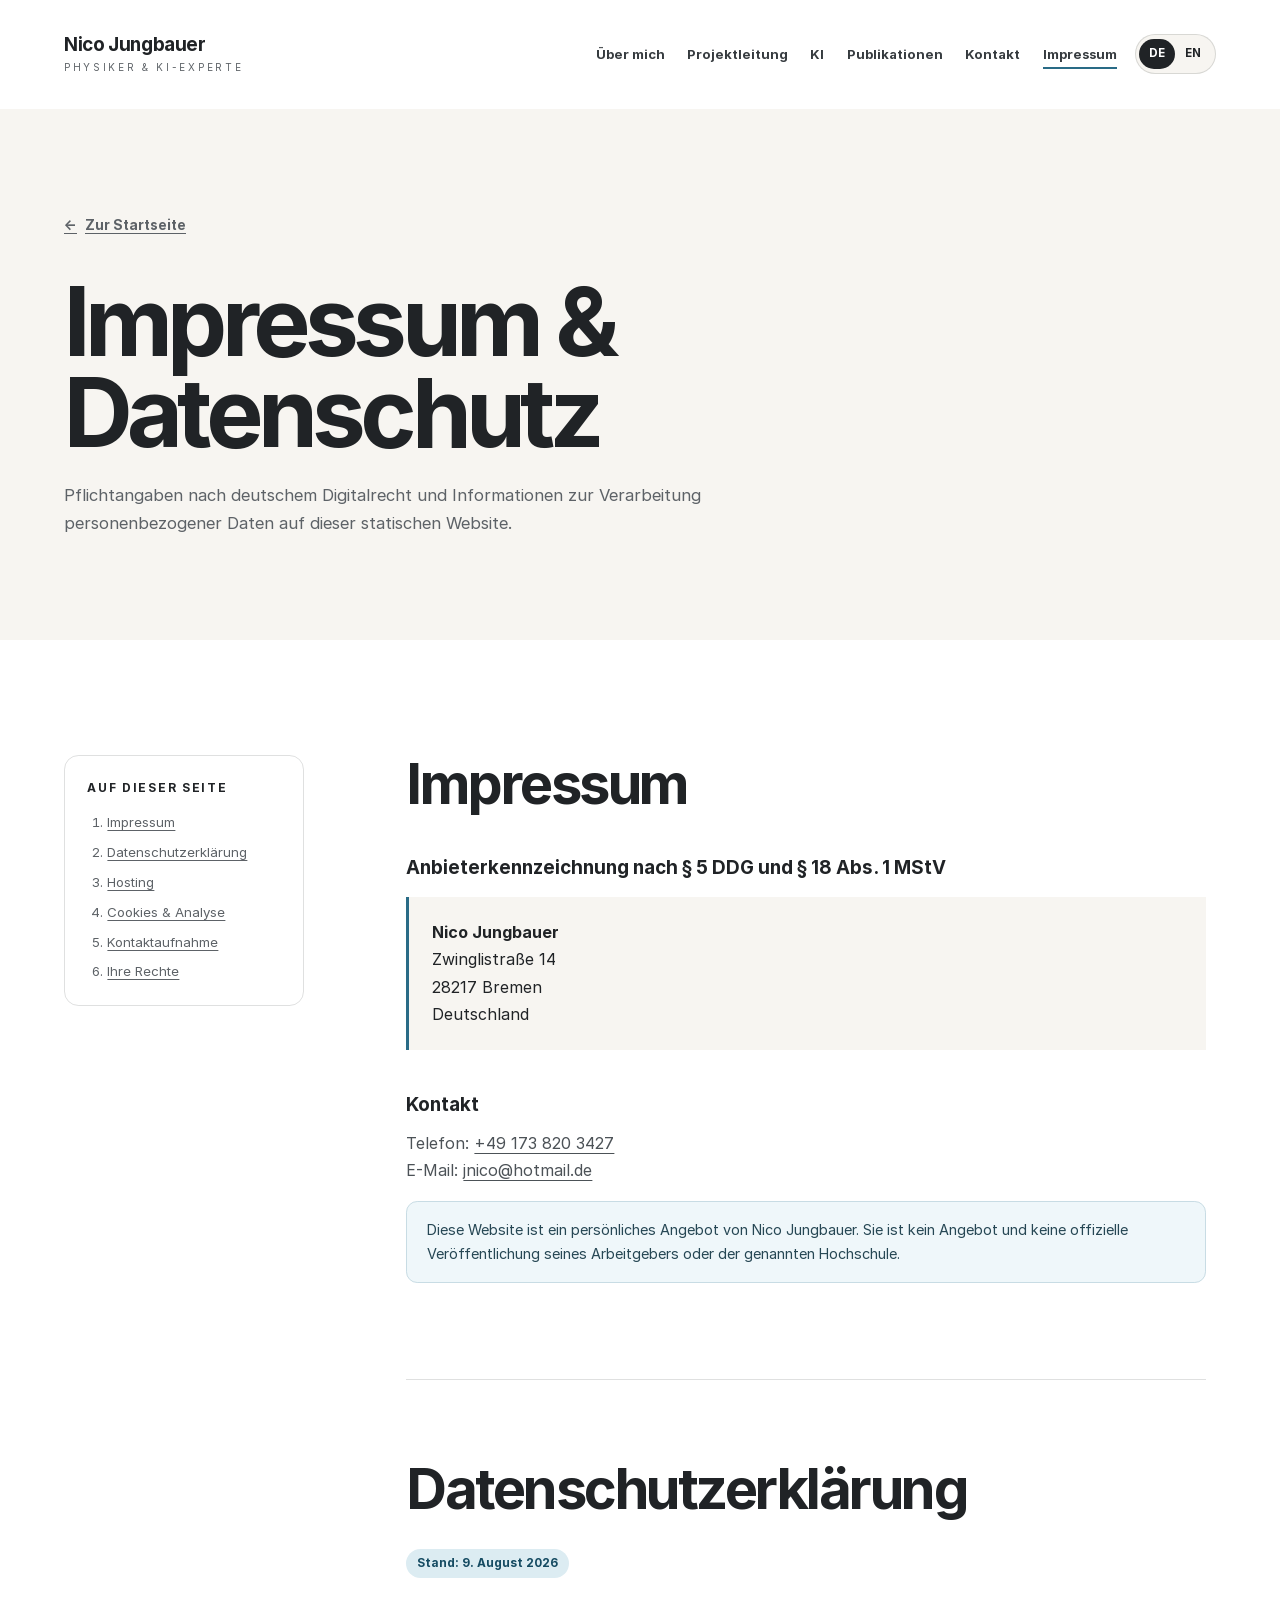
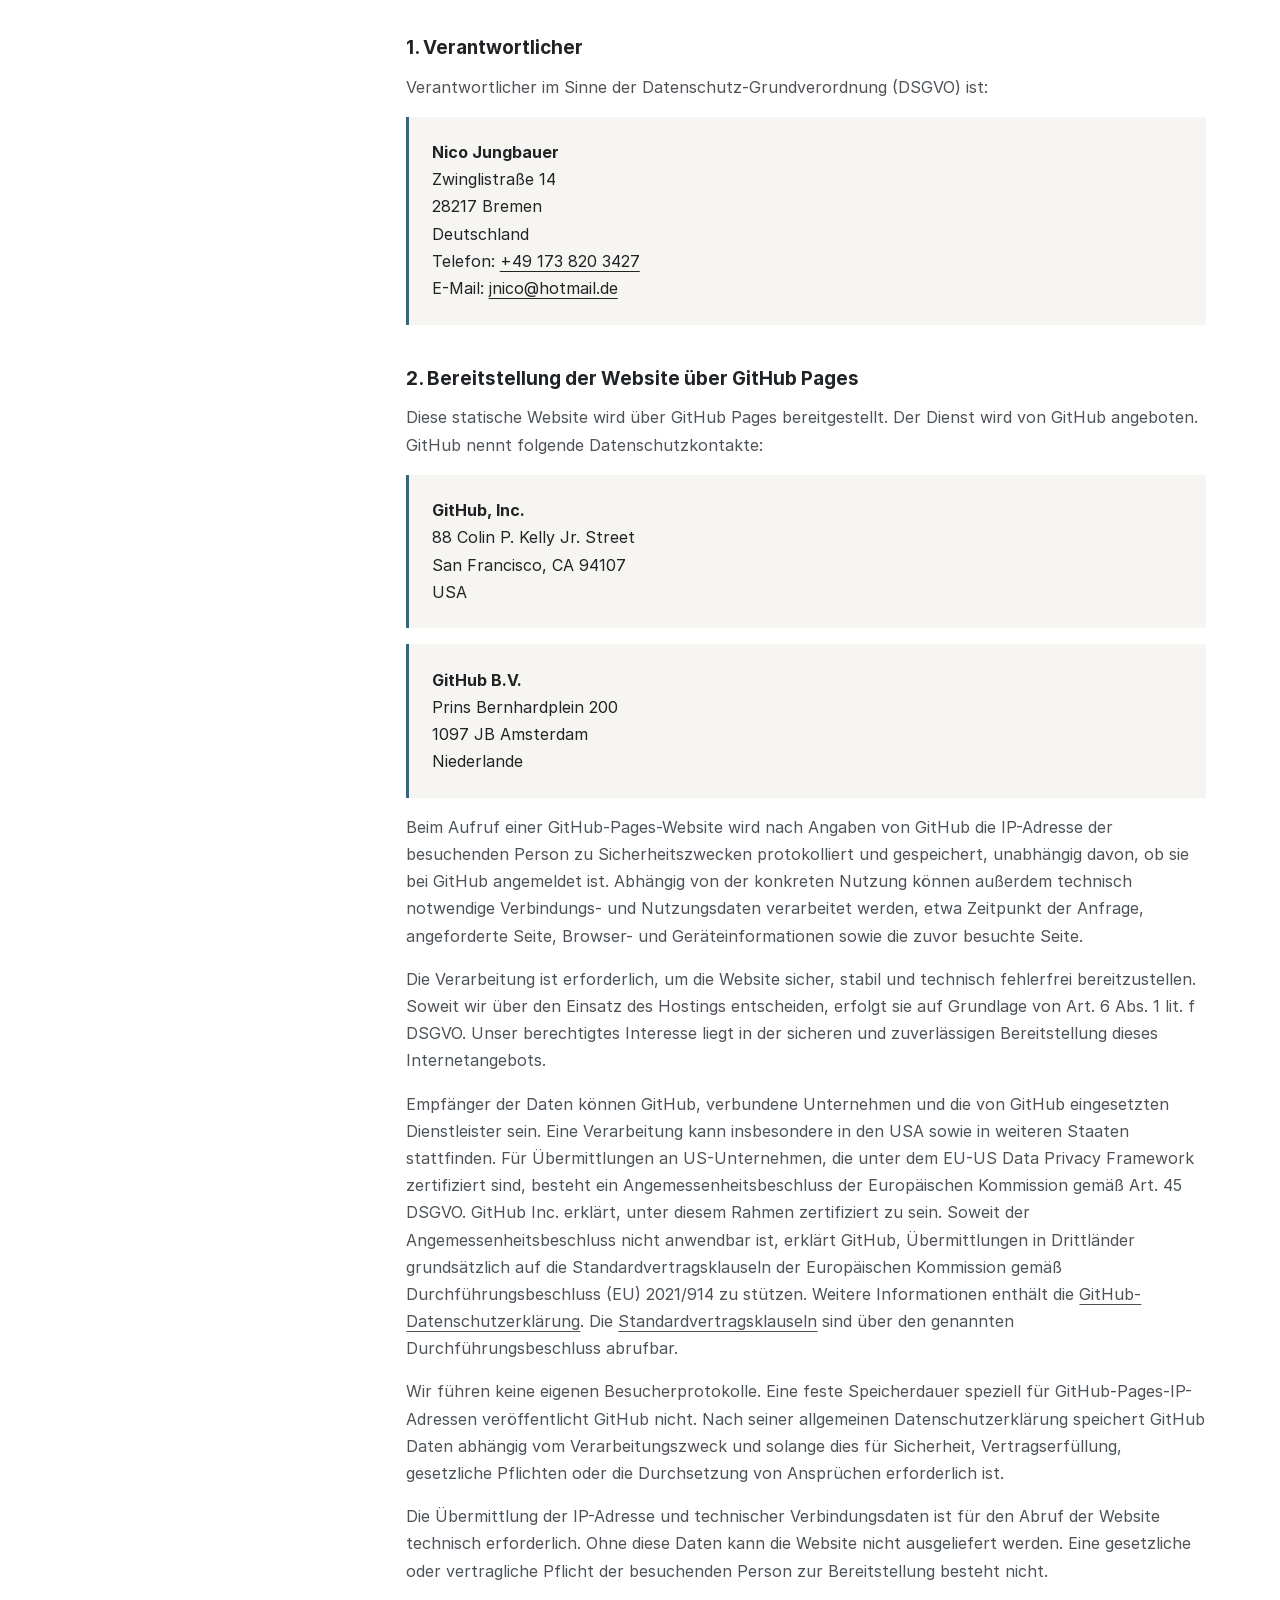
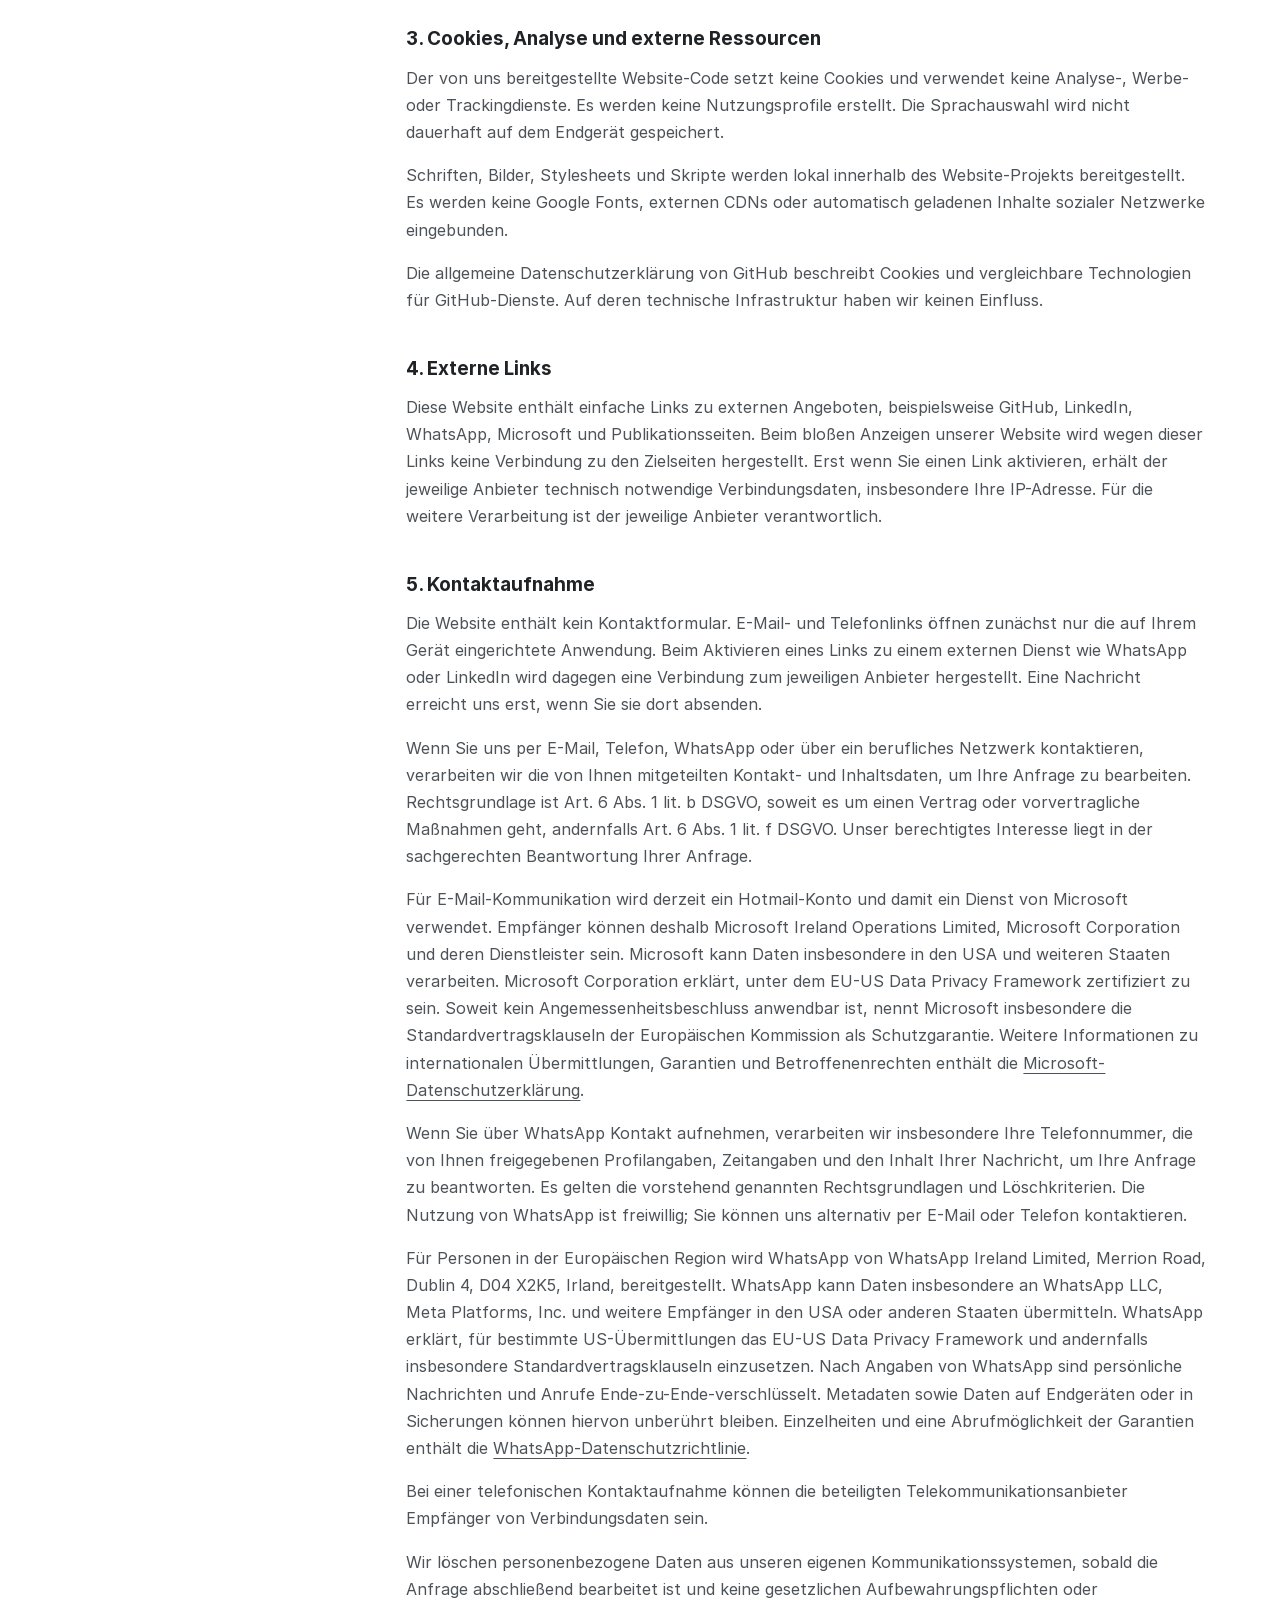
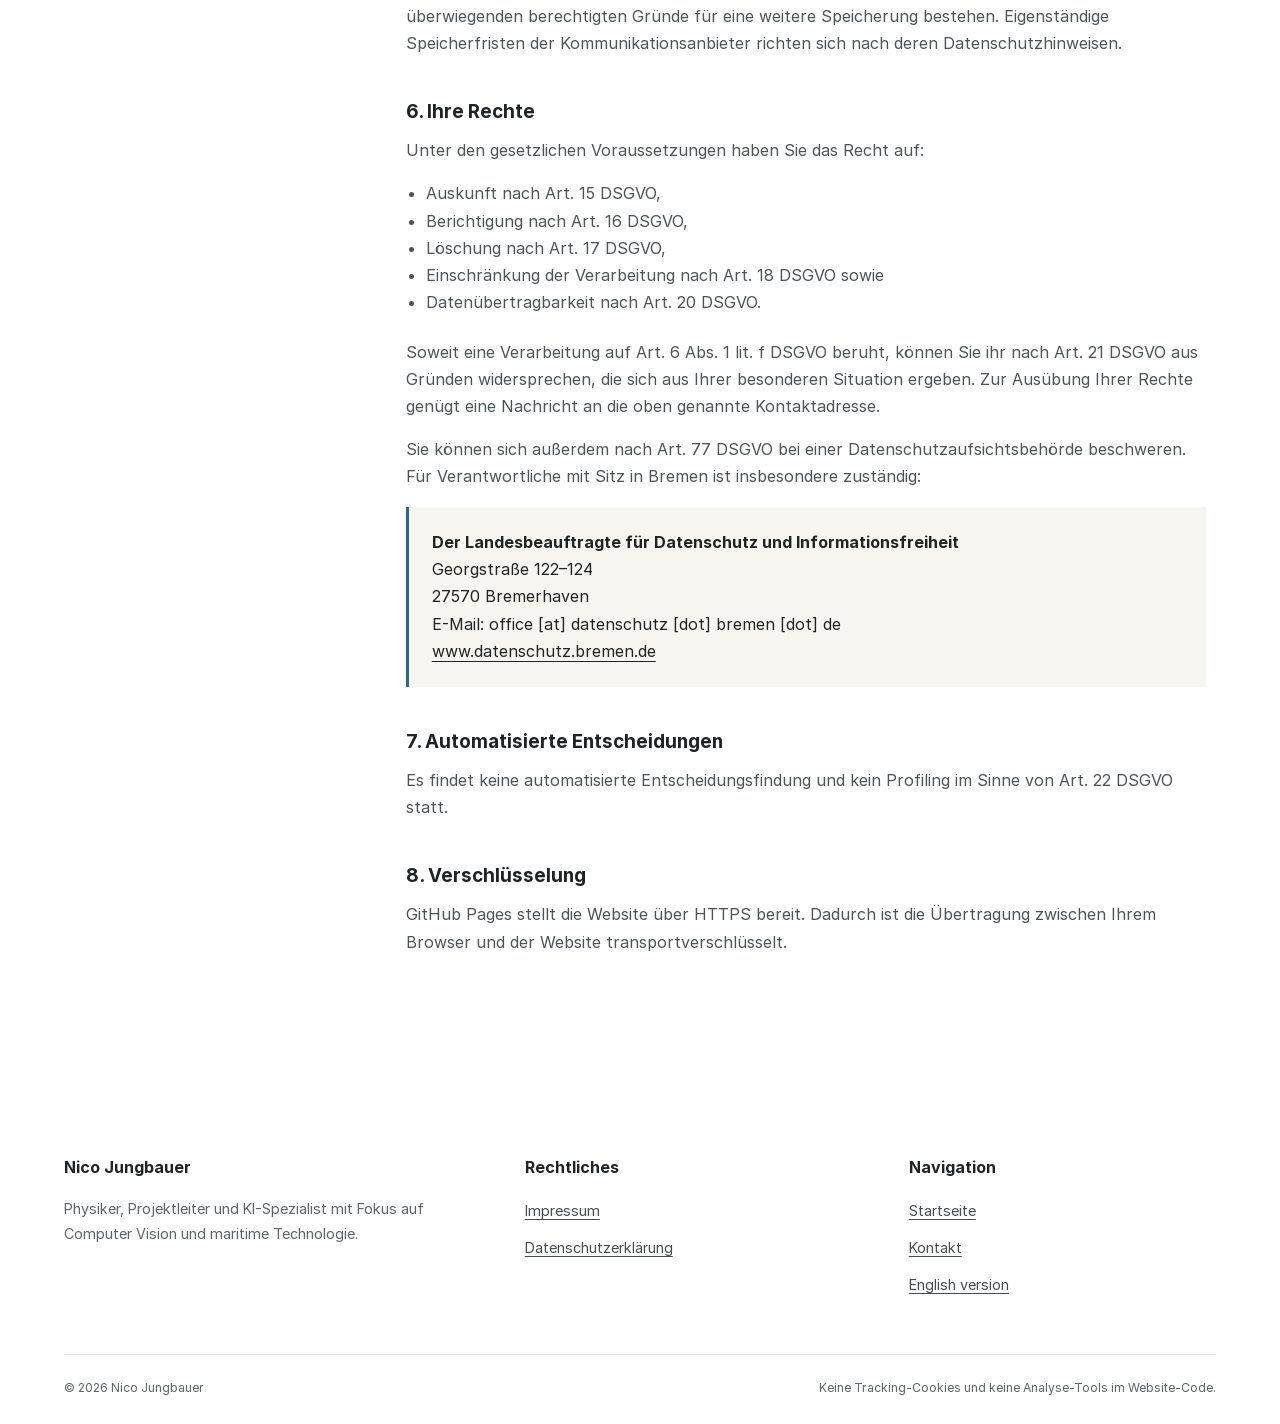
<file: legal.html>
<!doctype html>
<html lang="de" class="no-js">
  <head>
    <meta charset="utf-8">
    <meta name="viewport" content="width=device-width, initial-scale=1">
    <meta name="color-scheme" content="light">
    <meta name="theme-color" content="#f7f5f1">
    <meta name="referrer" content="no-referrer">
    <link rel="icon" href="assets/images/favicon.svg" type="image/svg+xml">
    <meta
      http-equiv="Content-Security-Policy"
      content="default-src 'self'; base-uri 'self'; connect-src 'none'; font-src 'self'; form-action 'none'; frame-src 'none'; img-src 'self' data:; object-src 'none'; script-src 'self'; style-src 'self'"
    >
    <meta
      name="description"
      content="Impressum gemäß § 5 DDG und § 18 Abs. 1 MStV sowie Datenschutzerklärung gemäß Art. 13 DSGVO für die Website von Nico Jungbauer."
    >
    <meta name="robots" content="index, follow">
    <link rel="canonical" href="https://jungbauernico.de/legal.html">
    <link rel="alternate" hreflang="de" href="https://jungbauernico.de/legal.html">
    <link rel="alternate" hreflang="en" href="https://jungbauernico.de/en/legal.html">
    <link rel="alternate" hreflang="x-default" href="https://jungbauernico.de/legal.html">
    <link
      rel="preload"
      href="assets/fonts/Inter-Regular.woff2"
      as="font"
      type="font/woff2"
      crossorigin
    >
    <link rel="stylesheet" href="assets/css/styles.css">
    <script src="assets/js/main.js" defer></script>
    <title>Impressum &amp; Datenschutz | Nico Jungbauer</title>
  </head>
  <body>
    <a class="skip-link" href="#main-content">Zum Inhalt springen</a>

    <header class="site-header" data-header data-menu-open="false">
      <div class="nav-shell">
        <a class="brand" href="./" aria-label="Nico Jungbauer – Startseite">
          <span class="brand__name">Nico Jungbauer</span>
          <span class="brand__role">Physiker &amp; KI-Experte</span>
        </a>

        <button
          class="nav-toggle"
          type="button"
          aria-expanded="false"
          aria-controls="primary-navigation"
          aria-label="Navigation öffnen"
          data-label-open="Navigation öffnen"
          data-label-close="Navigation schließen"
          data-menu-toggle
        >
          <span class="nav-toggle__lines" aria-hidden="true"></span>
        </button>

        <nav
          class="primary-nav"
          id="primary-navigation"
          aria-label="Hauptnavigation"
          data-navigation
        >
          <a href="./#about">Über mich</a>
          <a href="./#project-lead">Projektleitung</a>
          <a href="./#ai-specialist">KI</a>
          <a href="./#publications">Publikationen</a>
          <a href="./#contact">Kontakt</a>
          <a href="#impressum" aria-current="page">Impressum</a>
        </nav>

        <div class="language-switch" aria-label="Sprache wählen">
          <span lang="de" aria-current="true">DE</span>
          <a
            href="en/legal.html"
            lang="en"
            hreflang="en"
            aria-label="Read the legal notices in English"
          >EN</a>
        </div>
      </div>
    </header>

    <main id="main-content">
      <header class="legal-hero">
        <div class="shell reveal">
          <a class="back-link" href="./"><span aria-hidden="true">←</span> Zur Startseite</a>
          <h1>Impressum &amp; Datenschutz</h1>
          <p>
            Pflichtangaben nach deutschem Digitalrecht und Informationen zur Verarbeitung
            personenbezogener Daten auf dieser statischen Website.
          </p>
        </div>
      </header>

      <div class="legal-layout">
        <nav class="legal-toc" aria-label="Inhalt der Rechtshinweise">
          <h2>Auf dieser Seite</h2>
          <ol>
            <li><a href="#impressum">Impressum</a></li>
            <li><a href="#datenschutz">Datenschutzerklärung</a></li>
            <li><a href="#hosting">Hosting</a></li>
            <li><a href="#cookies">Cookies &amp; Analyse</a></li>
            <li><a href="#kontaktaufnahme">Kontaktaufnahme</a></li>
            <li><a href="#rechte">Ihre Rechte</a></li>
          </ol>
        </nav>

        <article class="legal-copy">
          <section id="impressum" aria-labelledby="impressum-title">
            <h2 id="impressum-title">Impressum</h2>
            <h3>Anbieterkennzeichnung nach § 5 DDG und § 18 Abs. 1 MStV</h3>
            <address>
              <strong>Nico Jungbauer</strong><br>
              Zwinglistraße 14<br>
              28217 Bremen<br>
              Deutschland
            </address>

            <h3>Kontakt</h3>
            <p id="contact-controller">
              Telefon:
              <a
                href="tel:+491738203427"
              >+49 173 820 3427</a><br>
              E-Mail:
              <a
                href="mailto:jnico@hotmail.de"
              >jnico@hotmail.de</a>
            </p>

            <p class="notice">
              Diese Website ist ein persönliches Angebot von Nico Jungbauer. Sie ist kein Angebot
              und keine offizielle Veröffentlichung seines Arbeitgebers oder der genannten
              Hochschule.
            </p>
          </section>

          <section id="datenschutz" aria-labelledby="privacy-title">
            <h2 id="privacy-title">Datenschutzerklärung</h2>
            <p class="updated">Stand: 9. August 2026</p>

            <h3>1. Verantwortlicher</h3>
            <p>
              Verantwortlicher im Sinne der Datenschutz-Grundverordnung (DSGVO) ist:
            </p>
            <address>
              <strong>Nico Jungbauer</strong><br>
              Zwinglistraße 14<br>
              28217 Bremen<br>
              Deutschland<br>
              Telefon: <a href="tel:+491738203427">+49 173 820 3427</a><br>
              E-Mail: <a href="mailto:jnico@hotmail.de">jnico@hotmail.de</a>
            </address>

            <h3 id="hosting">2. Bereitstellung der Website über GitHub Pages</h3>
            <p>
              Diese statische Website wird über GitHub Pages bereitgestellt. Der Dienst wird
              von GitHub angeboten. GitHub nennt folgende Datenschutzkontakte:
            </p>
            <address>
              <strong>GitHub, Inc.</strong><br>
              88 Colin P. Kelly Jr. Street<br>
              San Francisco, CA 94107<br>
              USA
            </address>
            <address>
              <strong>GitHub B.V.</strong><br>
              Prins Bernhardplein 200<br>
              1097 JB Amsterdam<br>
              Niederlande
            </address>
            <p>
              Beim Aufruf einer GitHub-Pages-Website wird nach Angaben von GitHub die
              IP-Adresse der besuchenden Person zu Sicherheitszwecken protokolliert und
              gespeichert, unabhängig davon, ob sie bei GitHub angemeldet ist. Abhängig von
              der konkreten Nutzung können außerdem technisch notwendige Verbindungs- und
              Nutzungsdaten verarbeitet werden, etwa Zeitpunkt der Anfrage, angeforderte
              Seite, Browser- und Geräteinformationen sowie die zuvor besuchte Seite.
            </p>
            <p>
              Die Verarbeitung ist erforderlich, um die Website sicher, stabil und technisch
              fehlerfrei bereitzustellen. Soweit wir über den Einsatz des Hostings entscheiden,
              erfolgt sie auf Grundlage von Art. 6 Abs. 1 lit. f DSGVO. Unser berechtigtes
              Interesse liegt in der sicheren und zuverlässigen Bereitstellung dieses
              Internetangebots.
            </p>
            <p>
              Empfänger der Daten können GitHub, verbundene Unternehmen und die von GitHub
              eingesetzten Dienstleister sein. Eine Verarbeitung kann insbesondere in den USA
              sowie in weiteren Staaten stattfinden. Für Übermittlungen an US-Unternehmen, die
              unter dem EU-US Data Privacy Framework zertifiziert sind, besteht ein
              Angemessenheitsbeschluss der Europäischen Kommission gemäß Art. 45 DSGVO. GitHub
              Inc. erklärt, unter diesem Rahmen zertifiziert zu sein. Soweit der
              Angemessenheitsbeschluss nicht anwendbar ist, erklärt GitHub, Übermittlungen in
              Drittländer grundsätzlich auf die Standardvertragsklauseln der Europäischen
              Kommission gemäß Durchführungsbeschluss (EU) 2021/914 zu stützen. Weitere
              Informationen enthält die
              <a
                href="https://docs.github.com/en/site-policy/privacy-policies/github-general-privacy-statement"
                target="_blank"
                rel="noopener noreferrer"
              >GitHub-Datenschutzerklärung<span class="visually-hidden">
                  (öffnet in einem neuen Tab)</span
                ></a
              >. Die
              <a
                href="https://eur-lex.europa.eu/eli/dec_impl/2021/914/oj"
                target="_blank"
                rel="noopener noreferrer"
              >Standardvertragsklauseln<span class="visually-hidden">
                  (öffnet in einem neuen Tab)</span
                ></a
              > sind über den genannten Durchführungsbeschluss abrufbar.
            </p>
            <p>
              Wir führen keine eigenen Besucherprotokolle. Eine feste Speicherdauer speziell
              für GitHub-Pages-IP-Adressen veröffentlicht GitHub nicht. Nach seiner allgemeinen
              Datenschutzerklärung speichert GitHub Daten abhängig vom Verarbeitungszweck und
              solange dies für Sicherheit, Vertragserfüllung, gesetzliche Pflichten oder die
              Durchsetzung von Ansprüchen erforderlich ist.
            </p>
            <p>
              Die Übermittlung der IP-Adresse und technischer Verbindungsdaten ist für den
              Abruf der Website technisch erforderlich. Ohne diese Daten kann die Website
              nicht ausgeliefert werden. Eine gesetzliche oder vertragliche Pflicht der
              besuchenden Person zur Bereitstellung besteht nicht.
            </p>

            <h3 id="cookies">3. Cookies, Analyse und externe Ressourcen</h3>
            <p>
              Der von uns bereitgestellte Website-Code setzt keine Cookies und verwendet keine
              Analyse-, Werbe- oder Trackingdienste. Es werden keine Nutzungsprofile erstellt.
              Die Sprachauswahl wird nicht dauerhaft auf dem Endgerät gespeichert.
            </p>
            <p>
              Schriften, Bilder, Stylesheets und Skripte werden lokal innerhalb des
              Website-Projekts bereitgestellt. Es werden keine Google Fonts, externen CDNs oder
              automatisch geladenen Inhalte sozialer Netzwerke eingebunden.
            </p>
            <p>
              Die allgemeine Datenschutzerklärung von GitHub beschreibt Cookies und
              vergleichbare Technologien für GitHub-Dienste. Auf deren technische
              Infrastruktur haben wir keinen Einfluss.
            </p>

            <h3>4. Externe Links</h3>
            <p>
              Diese Website enthält einfache Links zu externen Angeboten, beispielsweise
              GitHub, LinkedIn, WhatsApp, Microsoft und Publikationsseiten. Beim bloßen Anzeigen
              unserer Website wird wegen dieser Links keine Verbindung zu den Zielseiten
              hergestellt. Erst wenn Sie einen Link aktivieren, erhält der jeweilige Anbieter
              technisch notwendige Verbindungsdaten, insbesondere Ihre IP-Adresse. Für die
              weitere Verarbeitung ist der jeweilige Anbieter verantwortlich.
            </p>

            <h3 id="kontaktaufnahme">5. Kontaktaufnahme</h3>
            <p>
              Die Website enthält kein Kontaktformular. E-Mail- und Telefonlinks öffnen zunächst
              nur die auf Ihrem Gerät eingerichtete Anwendung. Beim Aktivieren eines Links zu
              einem externen Dienst wie WhatsApp oder LinkedIn wird dagegen eine Verbindung zum
              jeweiligen Anbieter hergestellt. Eine Nachricht erreicht uns erst, wenn Sie sie dort
              absenden.
            </p>
            <p>
              Wenn Sie uns per E-Mail, Telefon, WhatsApp oder über ein berufliches Netzwerk
              kontaktieren, verarbeiten wir die von Ihnen mitgeteilten Kontakt- und Inhaltsdaten,
              um Ihre Anfrage zu bearbeiten. Rechtsgrundlage ist Art. 6 Abs. 1 lit. b DSGVO,
              soweit es um einen Vertrag oder vorvertragliche Maßnahmen geht, andernfalls Art. 6
              Abs. 1 lit. f DSGVO. Unser berechtigtes Interesse liegt in der sachgerechten
              Beantwortung Ihrer Anfrage.
            </p>
            <p>
              Für E-Mail-Kommunikation wird derzeit ein Hotmail-Konto und damit ein Dienst von
              Microsoft verwendet. Empfänger können deshalb Microsoft Ireland Operations
              Limited, Microsoft Corporation und deren Dienstleister sein. Microsoft kann Daten
              insbesondere in den USA und weiteren Staaten verarbeiten. Microsoft Corporation
              erklärt, unter dem EU-US Data Privacy Framework zertifiziert zu sein. Soweit kein
              Angemessenheitsbeschluss anwendbar ist, nennt Microsoft insbesondere die
              Standardvertragsklauseln der Europäischen Kommission als Schutzgarantie. Weitere
              Informationen zu internationalen Übermittlungen, Garantien und Betroffenenrechten
              enthält die
              <a
                href="https://www.microsoft.com/de-de/privacy/privacystatement"
                target="_blank"
                rel="noopener noreferrer"
              >Microsoft-Datenschutzerklärung<span class="visually-hidden">
                  (öffnet in einem neuen Tab)</span
                ></a
              >.
            </p>
            <p>
              Wenn Sie über WhatsApp Kontakt aufnehmen, verarbeiten wir insbesondere Ihre
              Telefonnummer, die von Ihnen freigegebenen Profilangaben, Zeitangaben und den Inhalt
              Ihrer Nachricht, um Ihre Anfrage zu beantworten. Es gelten die vorstehend genannten
              Rechtsgrundlagen und Löschkriterien. Die Nutzung von WhatsApp ist freiwillig; Sie
              können uns alternativ per E-Mail oder Telefon kontaktieren.
            </p>
            <p>
              Für Personen in der Europäischen Region wird WhatsApp von WhatsApp Ireland Limited,
              Merrion Road, Dublin 4, D04 X2K5, Irland, bereitgestellt. WhatsApp kann Daten
              insbesondere an WhatsApp LLC, Meta Platforms, Inc. und weitere Empfänger in den USA
              oder anderen Staaten übermitteln. WhatsApp erklärt, für bestimmte US-Übermittlungen
              das EU-US Data Privacy Framework und andernfalls insbesondere
              Standardvertragsklauseln einzusetzen. Nach Angaben von WhatsApp sind persönliche
              Nachrichten und Anrufe Ende-zu-Ende-verschlüsselt. Metadaten sowie Daten auf
              Endgeräten oder in Sicherungen können hiervon unberührt bleiben. Einzelheiten und
              eine Abrufmöglichkeit der Garantien enthält die
              <a
                href="https://www.whatsapp.com/legal/privacy-policy-eea"
                target="_blank"
                rel="noopener noreferrer"
              >WhatsApp-Datenschutzrichtlinie<span class="visually-hidden">
                  (öffnet in einem neuen Tab)</span
                ></a
              >.
            </p>
            <p>
              Bei einer telefonischen Kontaktaufnahme können die beteiligten
              Telekommunikationsanbieter Empfänger von Verbindungsdaten sein.
            </p>
            <p>
              Wir löschen personenbezogene Daten aus unseren eigenen Kommunikationssystemen,
              sobald die Anfrage abschließend bearbeitet ist und keine gesetzlichen
              Aufbewahrungspflichten oder überwiegenden berechtigten Gründe für eine weitere
              Speicherung bestehen. Eigenständige Speicherfristen der Kommunikationsanbieter
              richten sich nach deren Datenschutzhinweisen.
            </p>

            <h3 id="rechte">6. Ihre Rechte</h3>
            <p>Unter den gesetzlichen Voraussetzungen haben Sie das Recht auf:</p>
            <ul>
              <li>Auskunft nach Art. 15 DSGVO,</li>
              <li>Berichtigung nach Art. 16 DSGVO,</li>
              <li>Löschung nach Art. 17 DSGVO,</li>
              <li>Einschränkung der Verarbeitung nach Art. 18 DSGVO sowie</li>
              <li>Datenübertragbarkeit nach Art. 20 DSGVO.</li>
            </ul>
            <p>
              Soweit eine Verarbeitung auf Art. 6 Abs. 1 lit. f DSGVO beruht, können Sie ihr
              nach Art. 21 DSGVO aus Gründen widersprechen, die sich aus Ihrer besonderen
              Situation ergeben. Zur Ausübung Ihrer Rechte genügt eine Nachricht an die oben
              genannte Kontaktadresse.
            </p>
            <p>
              Sie können sich außerdem nach Art. 77 DSGVO bei einer Datenschutzaufsichtsbehörde
              beschweren. Für Verantwortliche mit Sitz in Bremen ist insbesondere zuständig:
            </p>
            <address>
              <strong>Der Landesbeauftragte für Datenschutz und Informationsfreiheit</strong><br>
              Georgstraße 122–124<br>
              27570 Bremerhaven<br>
              E-Mail: office [at] datenschutz [dot] bremen [dot] de<br>
              <a
                href="https://www.datenschutz.bremen.de/"
                target="_blank"
                rel="noopener noreferrer"
              >www.datenschutz.bremen.de<span class="visually-hidden">
                  (öffnet in einem neuen Tab)</span
                ></a
              >
            </address>

            <h3>7. Automatisierte Entscheidungen</h3>
            <p>
              Es findet keine automatisierte Entscheidungsfindung und kein Profiling im Sinne
              von Art. 22 DSGVO statt.
            </p>

            <h3>8. Verschlüsselung</h3>
            <p>
              GitHub Pages stellt die Website über HTTPS bereit. Dadurch ist die Übertragung
              zwischen Ihrem Browser und der Website transportverschlüsselt.
            </p>
          </section>
        </article>
      </div>
    </main>

    <footer class="site-footer">
      <div class="shell">
        <div class="footer-grid">
          <div>
            <h2 class="footer-title">Nico Jungbauer</h2>
            <p class="footer-copy">
              Physiker, Projektleiter und KI-Spezialist mit Fokus auf Computer Vision und
              maritime Technologie.
            </p>
          </div>
          <div>
            <h2 class="footer-title">Rechtliches</h2>
            <ul class="footer-links">
              <li><a href="#impressum">Impressum</a></li>
              <li><a href="#datenschutz">Datenschutzerklärung</a></li>
            </ul>
          </div>
          <div>
            <h2 class="footer-title">Navigation</h2>
            <ul class="footer-links">
              <li><a href="./">Startseite</a></li>
              <li><a href="./#contact">Kontakt</a></li>
              <li><a href="en/legal.html" lang="en" hreflang="en">English version</a></li>
            </ul>
          </div>
        </div>
        <div class="footer-bottom">
          <p>© <span data-current-year>2026</span> Nico Jungbauer</p>
          <p>Keine Tracking-Cookies und keine Analyse-Tools im Website-Code.</p>
        </div>
      </div>
    </footer>
  </body>
</html>
</file>
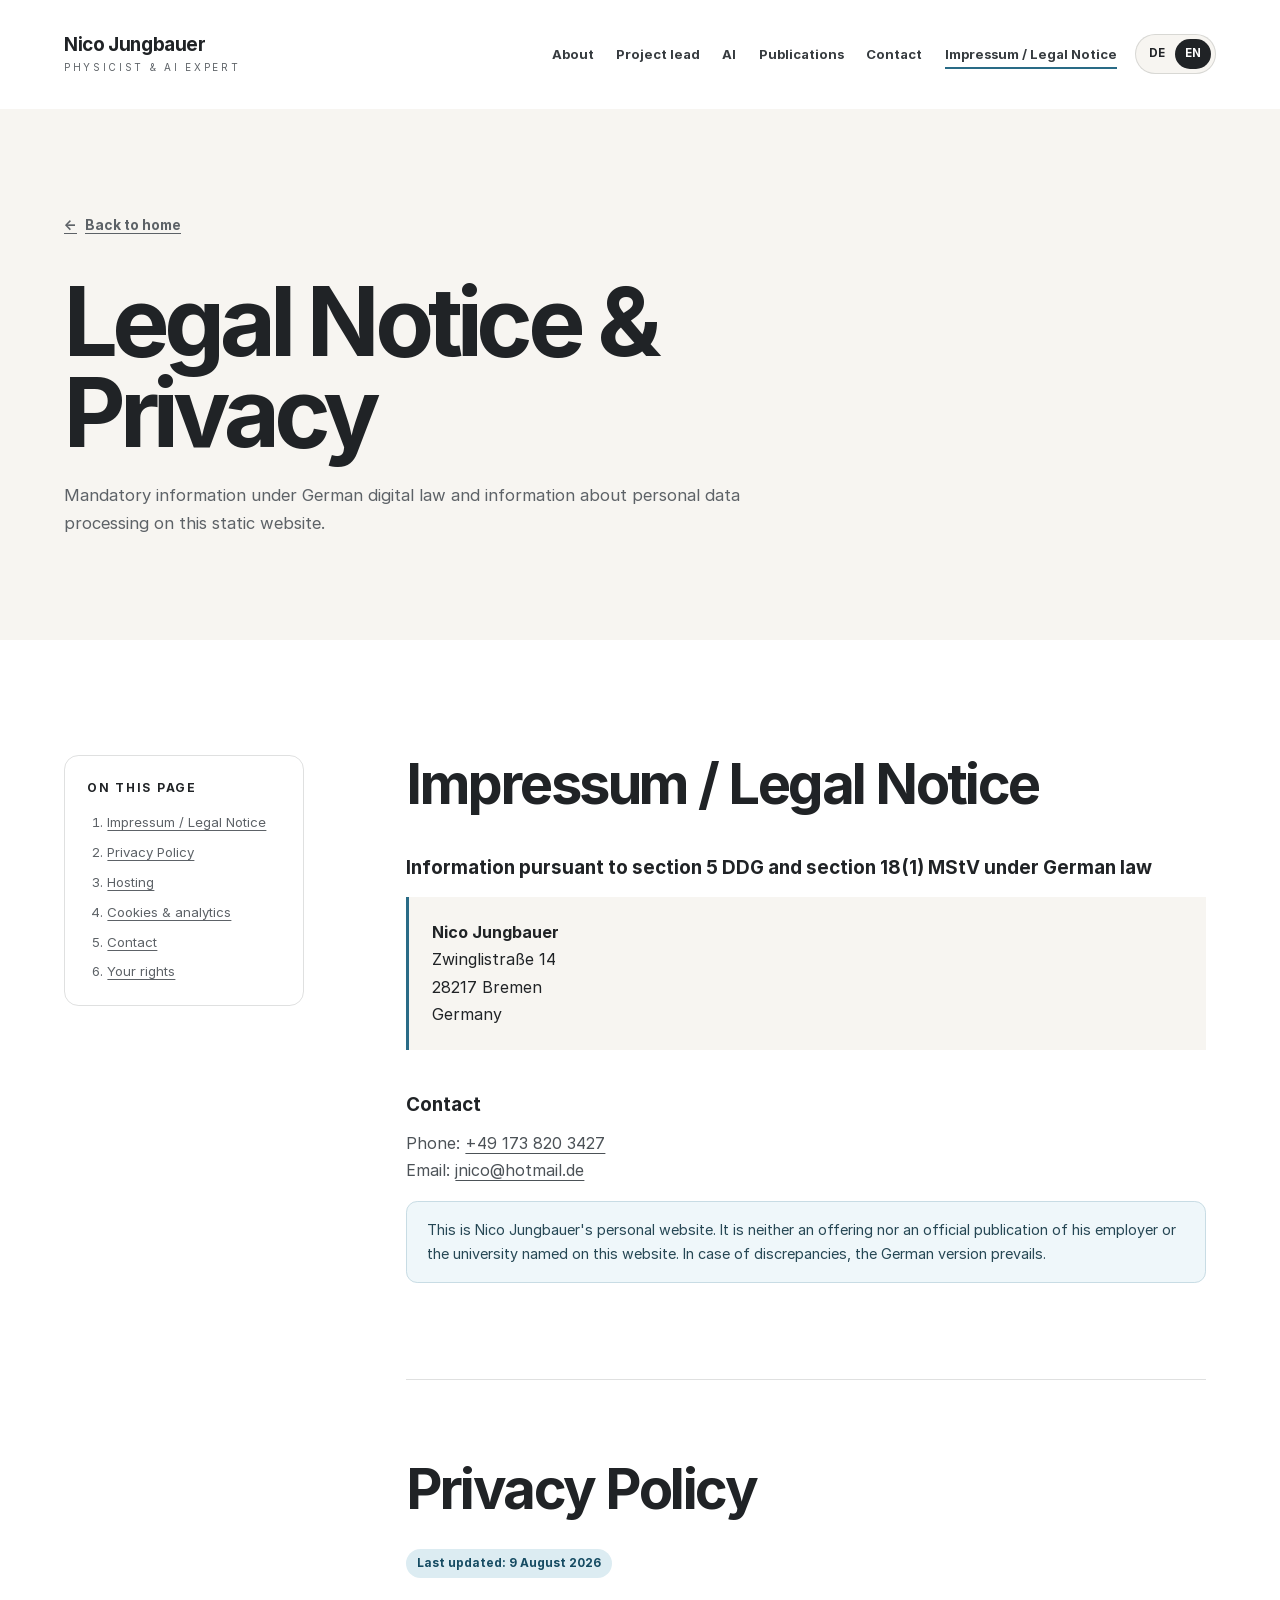
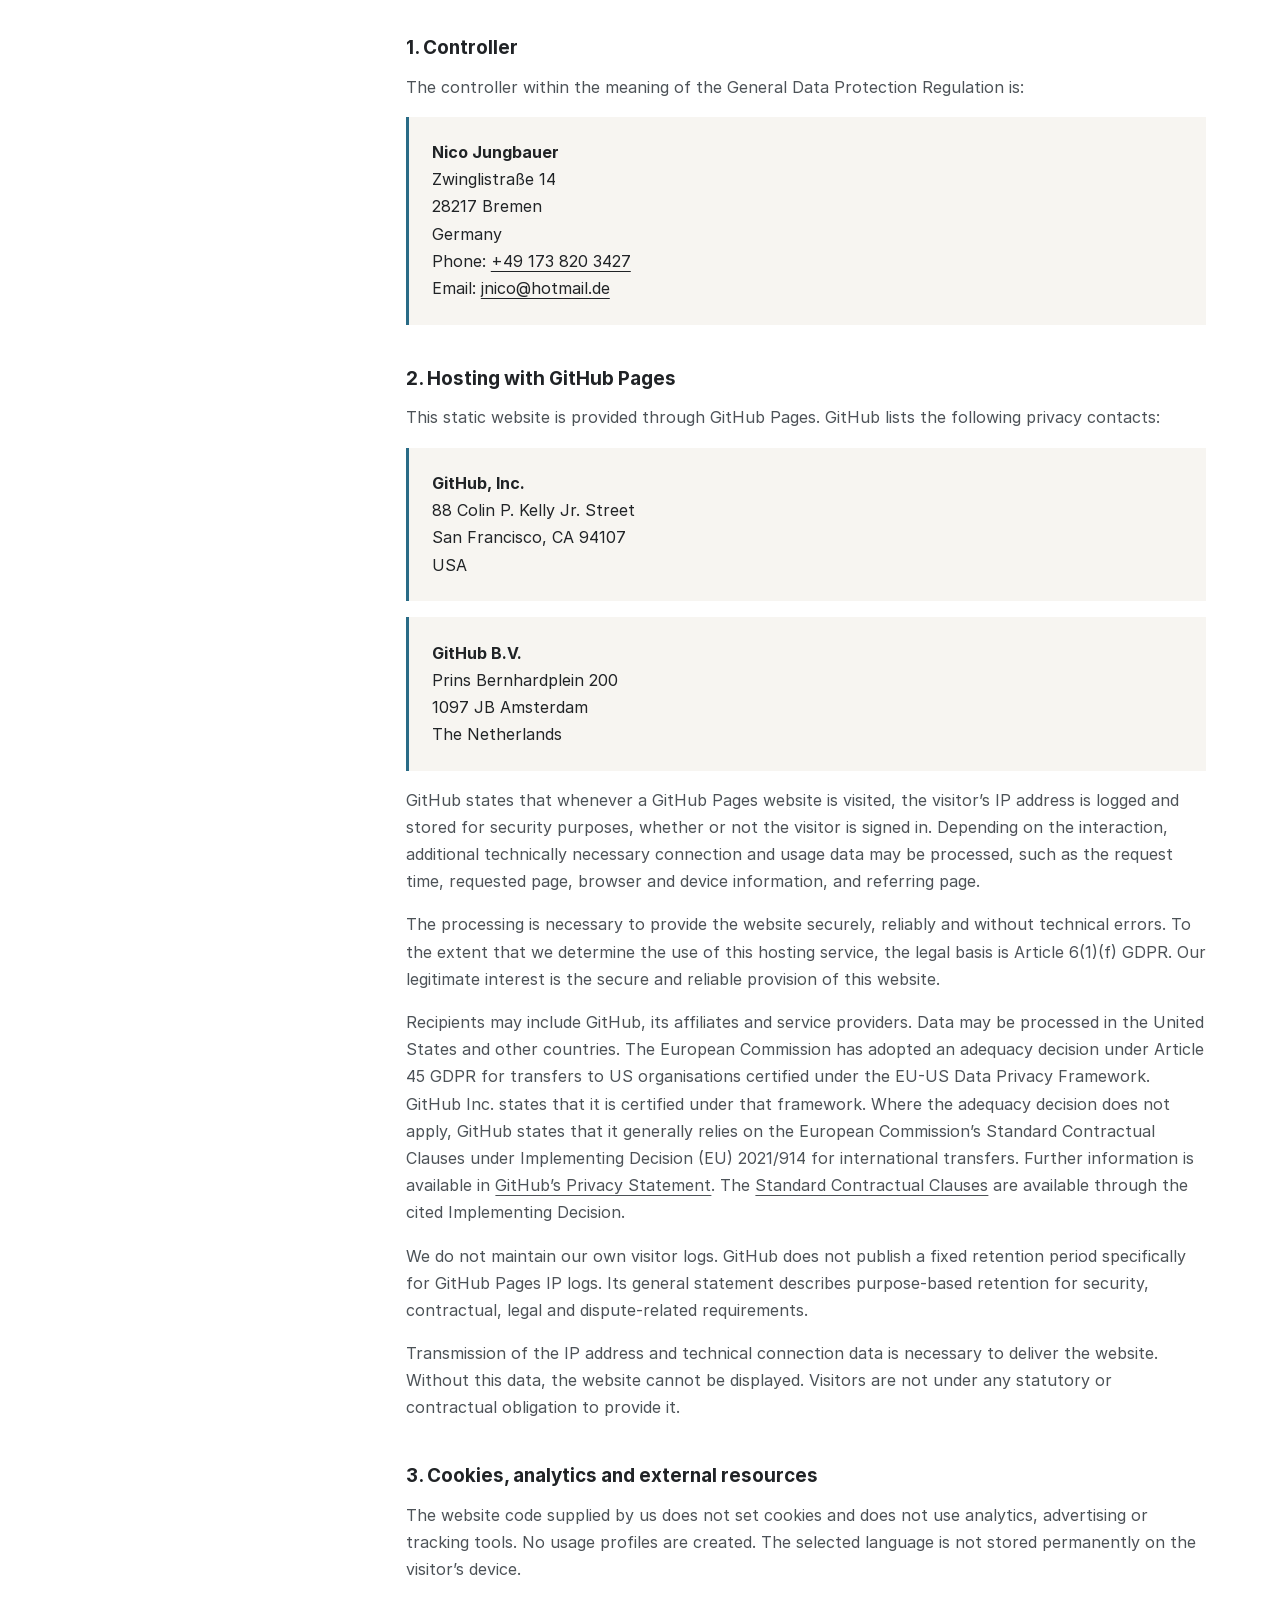
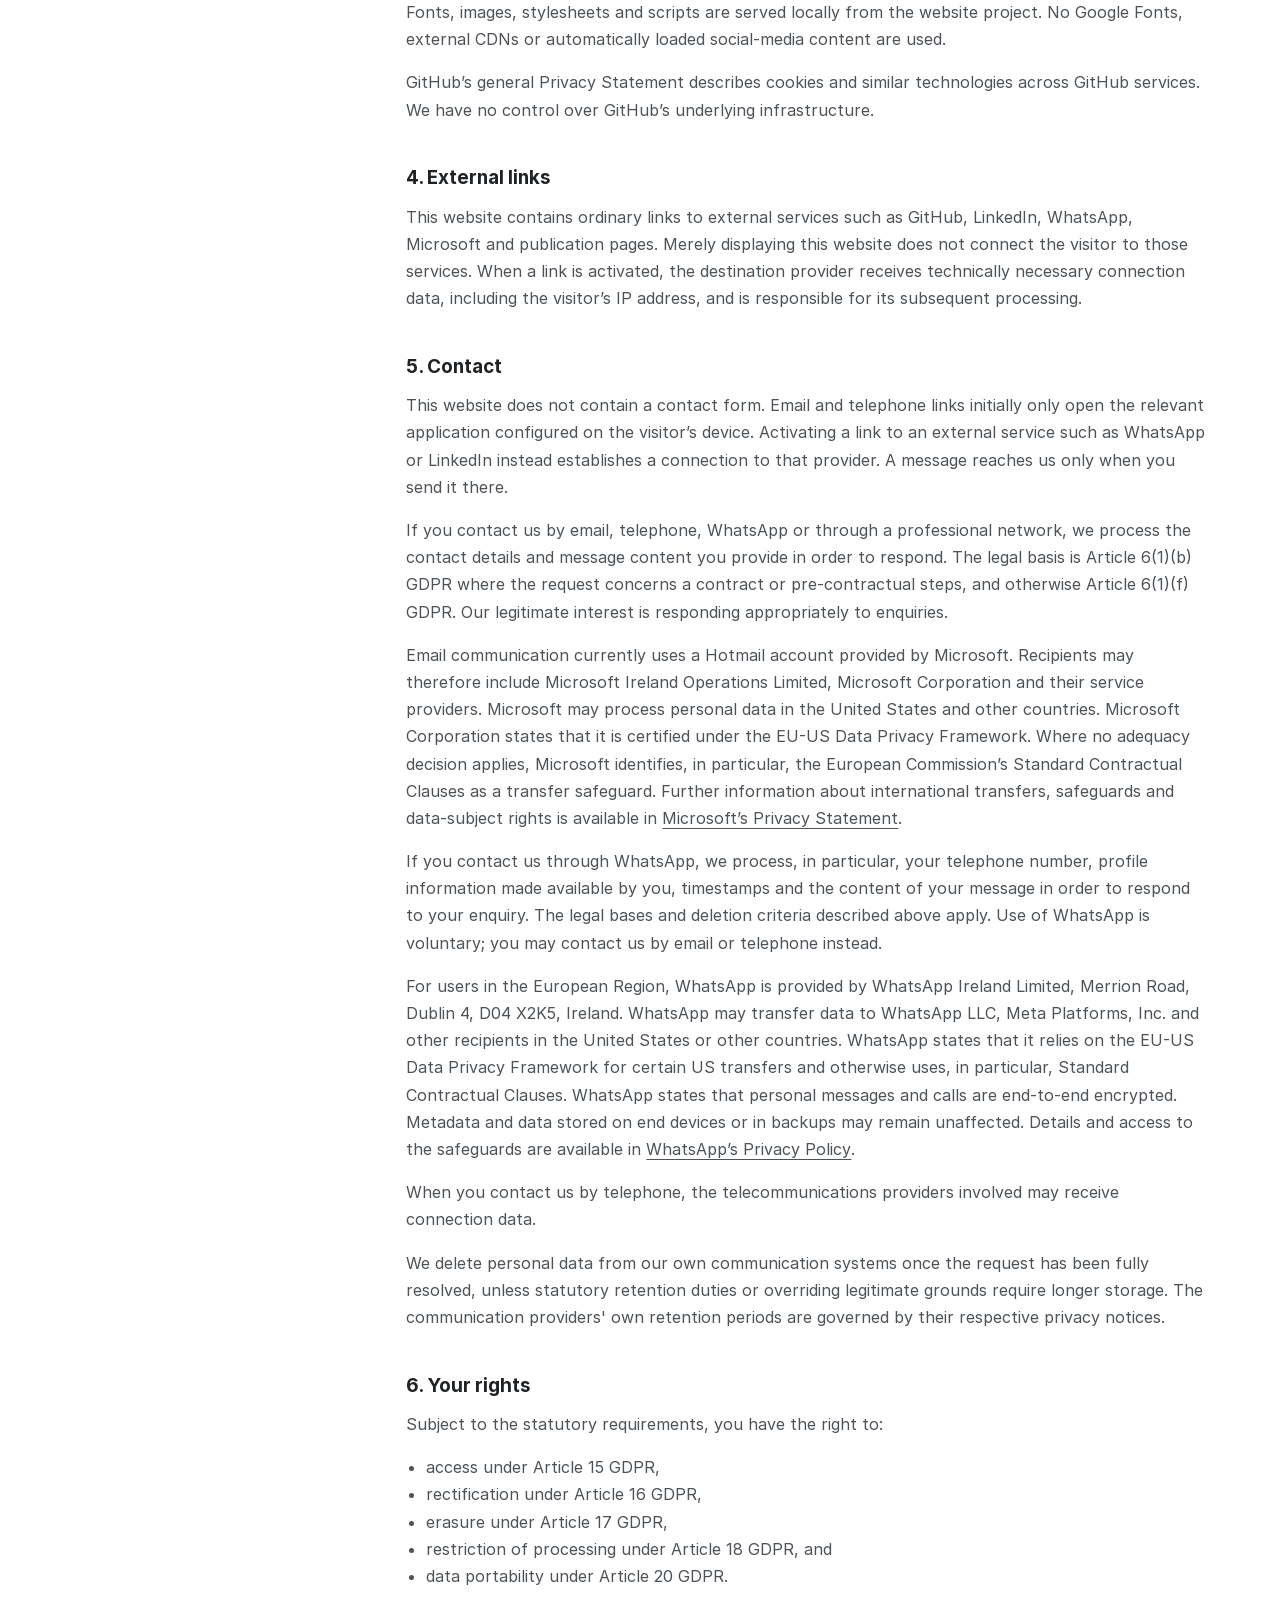
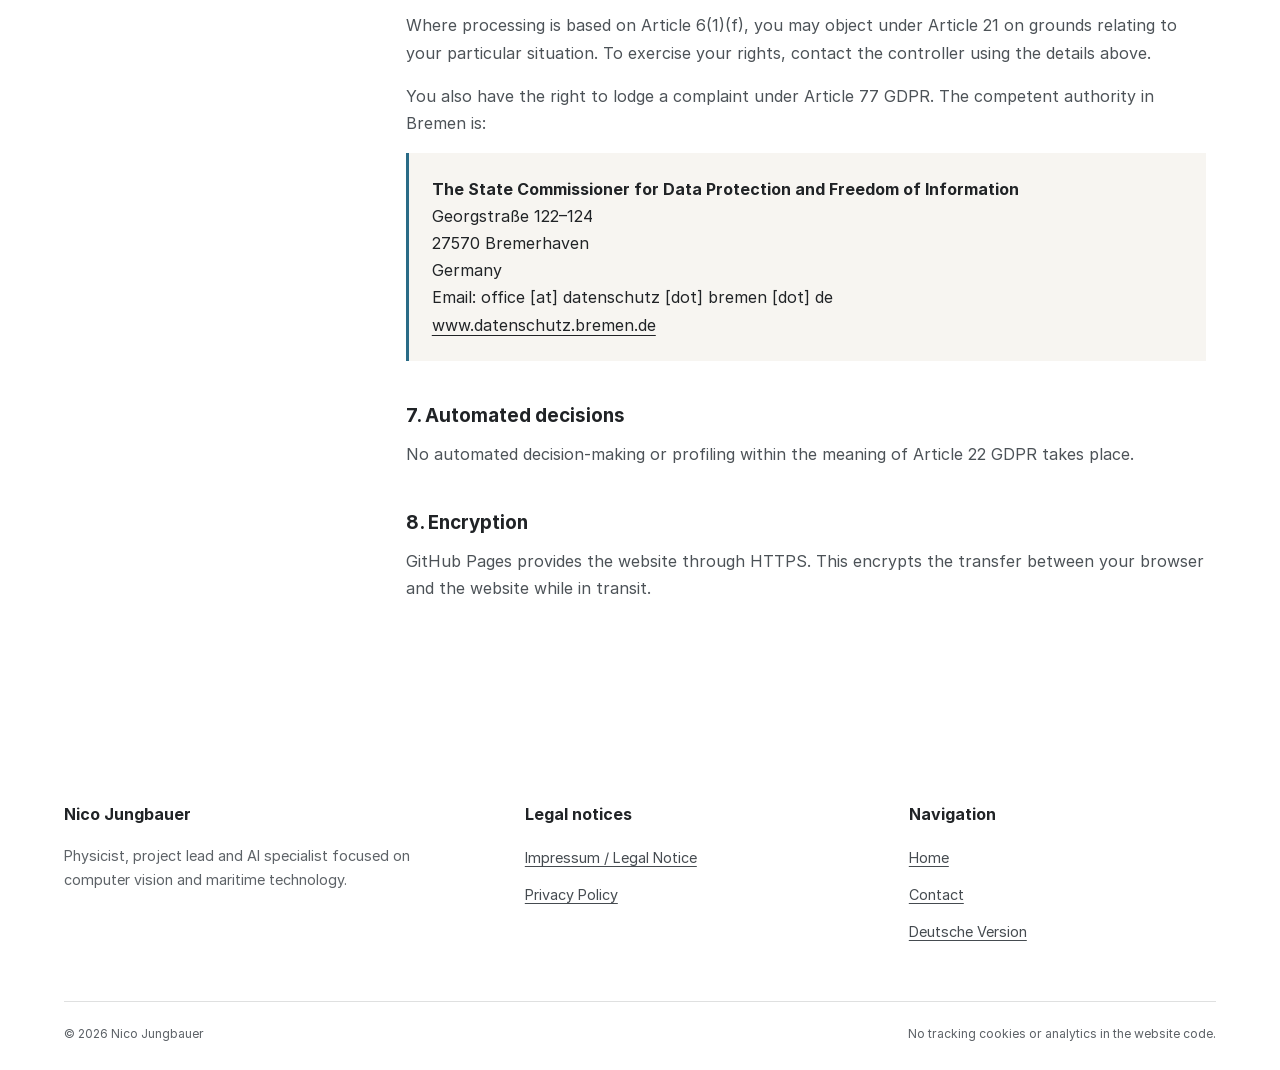
<file: en/legal.html>
<!doctype html>
<html lang="en" class="no-js">
  <head>
    <meta charset="utf-8">
    <meta name="viewport" content="width=device-width, initial-scale=1">
    <meta name="color-scheme" content="light">
    <meta name="theme-color" content="#f7f5f1">
    <meta name="referrer" content="no-referrer">
    <link rel="icon" href="../assets/images/favicon.svg" type="image/svg+xml">
    <meta
      http-equiv="Content-Security-Policy"
      content="default-src 'self'; base-uri 'self'; connect-src 'none'; font-src 'self'; form-action 'none'; frame-src 'none'; img-src 'self' data:; object-src 'none'; script-src 'self'; style-src 'self'"
    >
    <meta
      name="description"
      content="Impressum / Legal Notice under section 5 DDG and section 18(1) MStV, with a Privacy Policy under Article 13 GDPR, for Nico Jungbauer's website."
    >
    <meta name="robots" content="index, follow">
    <link rel="canonical" href="https://jungbauernico.de/en/legal.html">
    <link rel="alternate" hreflang="de" href="https://jungbauernico.de/legal.html">
    <link rel="alternate" hreflang="en" href="https://jungbauernico.de/en/legal.html">
    <link rel="alternate" hreflang="x-default" href="https://jungbauernico.de/legal.html">
    <link
      rel="preload"
      href="../assets/fonts/Inter-Regular.woff2"
      as="font"
      type="font/woff2"
      crossorigin
    >
    <link rel="stylesheet" href="../assets/css/styles.css">
    <script src="../assets/js/main.js" defer></script>
    <title>Impressum / Legal Notice &amp; Privacy | Nico Jungbauer</title>
  </head>
  <body>
    <a class="skip-link" href="#main-content">Skip to content</a>

    <header class="site-header" data-header data-menu-open="false">
      <div class="nav-shell">
        <a class="brand" href="./" aria-label="Nico Jungbauer – home">
          <span class="brand__name">Nico Jungbauer</span>
          <span class="brand__role">Physicist &amp; AI Expert</span>
        </a>

        <button
          class="nav-toggle"
          type="button"
          aria-expanded="false"
          aria-controls="primary-navigation"
          aria-label="Open navigation"
          data-label-open="Open navigation"
          data-label-close="Close navigation"
          data-menu-toggle
        >
          <span class="nav-toggle__lines" aria-hidden="true"></span>
        </button>

        <nav
          class="primary-nav"
          id="primary-navigation"
          aria-label="Primary navigation"
          data-navigation
        >
          <a href="./#about">About</a>
          <a href="./#project-lead">Project lead</a>
          <a href="./#ai-specialist">AI</a>
          <a href="./#publications">Publications</a>
          <a href="./#contact">Contact</a>
          <a href="#impressum" aria-current="page">Impressum / Legal Notice</a>
        </nav>

        <div class="language-switch" aria-label="Choose language">
          <a
            href="../legal.html"
            lang="de"
            hreflang="de"
            aria-label="Rechtshinweise auf Deutsch lesen"
          >DE</a>
          <span lang="en" aria-current="true">EN</span>
        </div>
      </div>
    </header>

    <main id="main-content">
      <header class="legal-hero">
        <div class="shell reveal">
          <a class="back-link" href="./"><span aria-hidden="true">←</span> Back to home</a>
          <h1>Legal Notice &amp; Privacy</h1>
          <p>
            Mandatory information under German digital law and information about personal data
            processing on this static website.
          </p>
        </div>
      </header>

      <div class="legal-layout">
        <nav class="legal-toc" aria-label="Legal notice contents">
          <h2>On this page</h2>
          <ol>
            <li><a href="#impressum">Impressum / Legal Notice</a></li>
            <li><a href="#privacy">Privacy Policy</a></li>
            <li><a href="#hosting">Hosting</a></li>
            <li><a href="#cookies">Cookies &amp; analytics</a></li>
            <li><a href="#contacting">Contact</a></li>
            <li><a href="#rights">Your rights</a></li>
          </ol>
        </nav>

        <article class="legal-copy">
          <section id="impressum" aria-labelledby="impressum-title">
            <h2 id="impressum-title">Impressum / Legal Notice</h2>
            <h3>
              Information pursuant to section 5 DDG and section 18(1) MStV under German law
            </h3>
            <address>
              <strong>Nico Jungbauer</strong><br>
              Zwinglistraße 14<br>
              28217 Bremen<br>
              Germany
            </address>

            <h3>Contact</h3>
            <p id="contact-controller">
              Phone:
              <a
                href="tel:+491738203427"
              >+49 173 820 3427</a><br>
              Email:
              <a
                href="mailto:jnico@hotmail.de"
              >jnico@hotmail.de</a>
            </p>
            <p class="notice">
              This is Nico Jungbauer's personal website. It is neither an offering nor an official
              publication of his employer or the university named on this website. In case of
              discrepancies, the German version prevails.
            </p>
          </section>

          <section id="privacy" aria-labelledby="privacy-title">
            <h2 id="privacy-title">Privacy Policy</h2>
            <p class="updated">Last updated: 9 August 2026</p>

            <h3>1. Controller</h3>
            <p>The controller within the meaning of the General Data Protection Regulation is:</p>
            <address>
              <strong>Nico Jungbauer</strong><br>
              Zwinglistraße 14<br>
              28217 Bremen<br>
              Germany<br>
              Phone: <a href="tel:+491738203427">+49 173 820 3427</a><br>
              Email: <a href="mailto:jnico@hotmail.de">jnico@hotmail.de</a>
            </address>

            <h3 id="hosting">2. Hosting with GitHub Pages</h3>
            <p>
              This static website is provided through GitHub Pages. GitHub lists the following
              privacy contacts:
            </p>
            <address>
              <strong>GitHub, Inc.</strong><br>
              88 Colin P. Kelly Jr. Street<br>
              San Francisco, CA 94107<br>
              USA
            </address>
            <address>
              <strong>GitHub B.V.</strong><br>
              Prins Bernhardplein 200<br>
              1097 JB Amsterdam<br>
              The Netherlands
            </address>
            <p>
              GitHub states that whenever a GitHub Pages website is visited, the visitor’s IP
              address is logged and stored for security purposes, whether or not the visitor is
              signed in. Depending on the interaction, additional technically necessary
              connection and usage data may be processed, such as the request time, requested
              page, browser and device information, and referring page.
            </p>
            <p>
              The processing is necessary to provide the website securely, reliably and without
              technical errors. To the extent that we determine the use of this hosting service,
              the legal basis is Article 6(1)(f) GDPR. Our legitimate interest is the secure and
              reliable provision of this website.
            </p>
            <p>
              Recipients may include GitHub, its affiliates and service providers. Data may be
              processed in the United States and other countries. The European Commission has
              adopted an adequacy decision under Article 45 GDPR for transfers to US organisations
              certified under the EU-US Data Privacy Framework. GitHub Inc. states that it is
              certified under that framework. Where the adequacy decision does not apply, GitHub
              states that it generally relies on the European Commission’s Standard Contractual
              Clauses under Implementing Decision (EU) 2021/914 for international transfers.
              Further information is available in
              <a
                href="https://docs.github.com/en/site-policy/privacy-policies/github-general-privacy-statement"
                target="_blank"
                rel="noopener noreferrer"
              >GitHub’s Privacy Statement<span class="visually-hidden">
                  (opens in a new tab)</span
                ></a
              >. The
              <a
                href="https://eur-lex.europa.eu/eli/dec_impl/2021/914/oj"
                target="_blank"
                rel="noopener noreferrer"
              >Standard Contractual Clauses<span class="visually-hidden">
                  (opens in a new tab)</span
                ></a
              > are available through the cited Implementing Decision.
            </p>
            <p>
              We do not maintain our own visitor logs. GitHub does not publish a fixed retention
              period specifically for GitHub Pages IP logs. Its general statement describes
              purpose-based retention for security, contractual, legal and dispute-related
              requirements.
            </p>
            <p>
              Transmission of the IP address and technical connection data is necessary to
              deliver the website. Without this data, the website cannot be displayed. Visitors
              are not under any statutory or contractual obligation to provide it.
            </p>

            <h3 id="cookies">3. Cookies, analytics and external resources</h3>
            <p>
              The website code supplied by us does not set cookies and does not use analytics,
              advertising or tracking tools. No usage profiles are created. The selected
              language is not stored permanently on the visitor’s device.
            </p>
            <p>
              Fonts, images, stylesheets and scripts are served locally from the website
              project. No Google Fonts, external CDNs or automatically loaded social-media
              content are used.
            </p>
            <p>
              GitHub’s general Privacy Statement describes cookies and similar technologies
              across GitHub services. We have no control over GitHub’s underlying infrastructure.
            </p>

            <h3>4. External links</h3>
            <p>
              This website contains ordinary links to external services such as GitHub,
              LinkedIn, WhatsApp, Microsoft and publication pages. Merely displaying this
              website does not connect the visitor to those services. When a link is activated,
              the destination provider receives technically necessary connection data,
              including the visitor’s IP address, and is responsible for its subsequent
              processing.
            </p>

            <h3 id="contacting">5. Contact</h3>
            <p>
              This website does not contain a contact form. Email and telephone links initially
              only open the relevant application configured on the visitor’s device. Activating
              a link to an external service such as WhatsApp or LinkedIn instead establishes a
              connection to that provider. A message reaches us only when you send it there.
            </p>
            <p>
              If you contact us by email, telephone, WhatsApp or through a professional network,
              we process the contact details and message content you provide in order to respond.
              The legal basis is Article 6(1)(b) GDPR where the request concerns a contract or
              pre-contractual steps, and otherwise Article 6(1)(f) GDPR. Our legitimate interest
              is responding appropriately to enquiries.
            </p>
            <p>
              Email communication currently uses a Hotmail account provided by Microsoft.
              Recipients may therefore include Microsoft Ireland Operations Limited, Microsoft
              Corporation and their service providers. Microsoft may process personal data in the
              United States and other countries. Microsoft Corporation states that it is certified
              under the EU-US Data Privacy Framework. Where no adequacy decision applies,
              Microsoft identifies, in particular, the European Commission’s Standard Contractual
              Clauses as a transfer safeguard. Further information about international transfers,
              safeguards and data-subject rights is available in
              <a
                href="https://www.microsoft.com/en-us/privacy/privacystatement"
                target="_blank"
                rel="noopener noreferrer"
              >Microsoft’s Privacy Statement<span class="visually-hidden">
                  (opens in a new tab)</span
                ></a
              >.
            </p>
            <p>
              If you contact us through WhatsApp, we process, in particular, your telephone number,
              profile information made available by you, timestamps and the content of your
              message in order to respond to your enquiry. The legal bases and deletion criteria
              described above apply. Use of WhatsApp is voluntary; you may contact us by email or
              telephone instead.
            </p>
            <p>
              For users in the European Region, WhatsApp is provided by WhatsApp Ireland Limited,
              Merrion Road, Dublin 4, D04 X2K5, Ireland. WhatsApp may transfer data to WhatsApp
              LLC, Meta Platforms, Inc. and other recipients in the United States or other
              countries. WhatsApp states that it relies on the EU-US Data Privacy Framework for
              certain US transfers and otherwise uses, in particular, Standard Contractual
              Clauses. WhatsApp states that personal messages and calls are end-to-end encrypted.
              Metadata and data stored on end devices or in backups may remain unaffected. Details
              and access to the safeguards are available in
              <a
                href="https://www.whatsapp.com/legal/privacy-policy-eea"
                target="_blank"
                rel="noopener noreferrer"
              >WhatsApp’s Privacy Policy<span class="visually-hidden">
                  (opens in a new tab)</span
                ></a
              >.
            </p>
            <p>
              When you contact us by telephone, the telecommunications providers involved may
              receive connection data.
            </p>
            <p>
              We delete personal data from our own communication systems once the request has been
              fully resolved, unless statutory retention duties or overriding legitimate grounds
              require longer storage. The communication providers' own retention periods are
              governed by their respective privacy notices.
            </p>

            <h3 id="rights">6. Your rights</h3>
            <p>Subject to the statutory requirements, you have the right to:</p>
            <ul>
              <li>access under Article 15 GDPR,</li>
              <li>rectification under Article 16 GDPR,</li>
              <li>erasure under Article 17 GDPR,</li>
              <li>restriction of processing under Article 18 GDPR, and</li>
              <li>data portability under Article 20 GDPR.</li>
            </ul>
            <p>
              Where processing is based on Article 6(1)(f), you may object under Article 21 on
              grounds relating to your particular situation. To exercise your rights, contact
              the controller using the details above.
            </p>
            <p>
              You also have the right to lodge a complaint under Article 77 GDPR. The competent
              authority in Bremen is:
            </p>
            <address>
              <strong>The State Commissioner for Data Protection and Freedom of Information</strong><br>
              Georgstraße 122–124<br>
              27570 Bremerhaven<br>
              Germany<br>
              Email: office [at] datenschutz [dot] bremen [dot] de<br>
              <a
                href="https://www.datenschutz.bremen.de/"
                target="_blank"
                rel="noopener noreferrer"
              >www.datenschutz.bremen.de<span class="visually-hidden">
                  (opens in a new tab)</span
                ></a
              >
            </address>

            <h3>7. Automated decisions</h3>
            <p>
              No automated decision-making or profiling within the meaning of Article 22 GDPR
              takes place.
            </p>

            <h3>8. Encryption</h3>
            <p>
              GitHub Pages provides the website through HTTPS. This encrypts the transfer
              between your browser and the website while in transit.
            </p>
          </section>
        </article>
      </div>
    </main>

    <footer class="site-footer">
      <div class="shell">
        <div class="footer-grid">
          <div>
            <h2 class="footer-title">Nico Jungbauer</h2>
            <p class="footer-copy">
              Physicist, project lead and AI specialist focused on computer vision and
              maritime technology.
            </p>
          </div>
          <div>
            <h2 class="footer-title">Legal notices</h2>
            <ul class="footer-links">
              <li><a href="#impressum">Impressum / Legal Notice</a></li>
              <li><a href="#privacy">Privacy Policy</a></li>
            </ul>
          </div>
          <div>
            <h2 class="footer-title">Navigation</h2>
            <ul class="footer-links">
              <li><a href="./">Home</a></li>
              <li><a href="./#contact">Contact</a></li>
              <li><a href="../legal.html" lang="de" hreflang="de">Deutsche Version</a></li>
            </ul>
          </div>
        </div>
        <div class="footer-bottom">
          <p>© <span data-current-year>2026</span> Nico Jungbauer</p>
          <p>No tracking cookies or analytics in the website code.</p>
        </div>
      </div>
    </footer>
  </body>
</html>
</file>
<file: assets/css/styles.css>
@font-face {
  font-family: "Inter";
  src: url("../fonts/Inter-Regular.woff2") format("woff2");
  font-style: normal;
  font-weight: 400;
  font-display: swap;
}

@font-face {
  font-family: "Inter";
  src: url("../fonts/Inter-Bold.woff2") format("woff2");
  font-style: normal;
  font-weight: 700;
  font-display: swap;
}

:root {
  --ink: #202326;
  --ink-soft: #5d6267;
  --paper: #f7f5f1;
  --white: #ffffff;
  --line: rgba(32, 35, 38, 0.14);
  --accent: #296b86;
  --accent-dark: #154b62;
  --accent-pale: #dcecf2;
  --warm: #b96f4e;
  --header-height: 6.8rem;
  --content: min(72rem, calc(100% - 3rem));
  --reading: min(49rem, calc(100% - 3rem));
  --shadow: 0 1.5rem 4rem rgba(18, 24, 27, 0.14);
  --ease: cubic-bezier(0.22, 1, 0.36, 1);
}

*,
*::before,
*::after {
  box-sizing: border-box;
}

html {
  scroll-behavior: smooth;
  scroll-padding-top: calc(var(--header-height) + 1rem);
  color-scheme: light;
}

body {
  margin: 0;
  overflow-x: hidden;
  background: var(--white);
  color: var(--ink);
  font-family: "Inter", Arial, sans-serif;
  font-size: 1rem;
  line-height: 1.7;
  text-rendering: optimizeLegibility;
  -webkit-font-smoothing: antialiased;
}

body.menu-locked {
  overflow: hidden;
}

img,
picture {
  display: block;
  max-width: 100%;
}

a {
  color: inherit;
  text-underline-offset: 0.22em;
  text-decoration-thickness: 0.08em;
}

a:hover {
  text-decoration-thickness: 0.14em;
}

button,
input,
textarea,
select {
  font: inherit;
}

button,
a {
  -webkit-tap-highlight-color: transparent;
}

:focus-visible {
  outline: 0.2rem solid #ffd166;
  outline-offset: 0.25rem;
  box-shadow: 0 0 0 0.38rem #123f52;
}

::selection {
  background: var(--accent-pale);
  color: var(--ink);
}

.visually-hidden {
  position: absolute !important;
  width: 1px !important;
  height: 1px !important;
  padding: 0 !important;
  margin: -1px !important;
  overflow: hidden !important;
  clip: rect(0, 0, 0, 0) !important;
  white-space: nowrap !important;
  border: 0 !important;
}

.skip-link {
  position: fixed;
  z-index: 1000;
  top: 0.75rem;
  left: 0.75rem;
  padding: 0.7rem 1rem;
  border-radius: 0.35rem;
  background: var(--ink);
  color: var(--white);
  transform: translateY(-180%);
  transition: transform 160ms ease;
}

.skip-link:focus {
  transform: translateY(0);
}

.shell {
  width: var(--content);
  margin-inline: auto;
}

.site-header {
  position: sticky;
  z-index: 50;
  top: 0;
  height: var(--header-height);
  border-bottom: 1px solid transparent;
  background: rgba(255, 255, 255, 0.97);
  transition: height 220ms ease, border-color 220ms ease, box-shadow 220ms ease;
}

.site-header.is-scrolled {
  height: 5.4rem;
  border-color: var(--line);
  box-shadow: 0 0.5rem 2rem rgba(20, 25, 28, 0.07);
}

.nav-shell {
  position: relative;
  display: grid;
  grid-template-columns: minmax(12rem, 1fr) auto auto;
  align-items: center;
  gap: 1.15rem;
  width: var(--content);
  height: 100%;
  margin-inline: auto;
}

.brand {
  display: inline-flex;
  flex-direction: column;
  justify-self: start;
  text-decoration: none;
}

.brand__name {
  font-size: 1.18rem;
  font-weight: 700;
  line-height: 1.15;
  letter-spacing: -0.02em;
}

.brand__role {
  margin-top: 0.35rem;
  color: var(--ink-soft);
  font-size: 0.62rem;
  line-height: 1.2;
  letter-spacing: 0.27em;
  text-transform: uppercase;
}

.primary-nav {
  display: flex;
  align-items: center;
  gap: clamp(0.8rem, 1.75vw, 1.55rem);
}

.primary-nav a {
  position: relative;
  padding-block: 0.6rem;
  color: #363b3f;
  font-size: 0.82rem;
  font-weight: 700;
  text-decoration: none;
}

.primary-nav a::after {
  position: absolute;
  right: 0;
  bottom: 0.35rem;
  left: 0;
  height: 0.12rem;
  background: var(--accent);
  content: "";
  transform: scaleX(0);
  transform-origin: right;
  transition: transform 200ms ease;
}

.primary-nav a:hover::after,
.primary-nav a:focus-visible::after,
.primary-nav a.is-active::after,
.primary-nav a[aria-current="page"]::after {
  transform: scaleX(1);
  transform-origin: left;
}

.language-switch {
  display: inline-flex;
  align-items: center;
  justify-self: end;
  min-height: 2.45rem;
  padding: 0.22rem;
  border: 1px solid var(--line);
  border-radius: 999px;
  background: var(--paper);
  font-size: 0.73rem;
  font-weight: 700;
  letter-spacing: 0.08em;
}

.language-switch a,
.language-switch span {
  display: grid;
  min-width: 2.25rem;
  min-height: 1.9rem;
  place-items: center;
  border-radius: 999px;
  text-decoration: none;
}

.language-switch [aria-current="true"] {
  background: var(--ink);
  color: var(--white);
}

.nav-toggle {
  display: none;
  width: 2.75rem;
  height: 2.75rem;
  padding: 0;
  border: 1px solid var(--line);
  border-radius: 50%;
  background: var(--white);
  color: var(--ink);
  cursor: pointer;
}

.nav-toggle__lines,
.nav-toggle__lines::before,
.nav-toggle__lines::after {
  display: block;
  width: 1.05rem;
  height: 0.12rem;
  margin-inline: auto;
  border-radius: 2px;
  background: currentColor;
  content: "";
  transition: transform 180ms ease, opacity 180ms ease;
}

.nav-toggle__lines::before {
  transform: translateY(-0.35rem);
}

.nav-toggle__lines::after {
  transform: translateY(0.23rem);
}

.site-header[data-menu-open="true"] .nav-toggle__lines {
  background: transparent;
}

.site-header[data-menu-open="true"] .nav-toggle__lines::before {
  background: var(--ink);
  transform: translateY(0.05rem) rotate(45deg);
}

.site-header[data-menu-open="true"] .nav-toggle__lines::after {
  background: var(--ink);
  transform: translateY(-0.08rem) rotate(-45deg);
}

.profile-section {
  position: relative;
  isolation: isolate;
  display: grid;
  min-height: calc(100svh - var(--header-height));
  overflow: hidden;
  background: #e9ecee;
}

.profile-section::after {
  position: absolute;
  z-index: -1;
  inset: 0;
  background:
    linear-gradient(90deg, rgba(12, 17, 20, 0.94) 0%, rgba(12, 17, 20, 0.76) 39%, rgba(12, 17, 20, 0.15) 70%),
    radial-gradient(circle at 15% 20%, rgba(77, 167, 199, 0.22), transparent 30%);
  content: "";
}

.profile-media {
  position: absolute;
  z-index: -2;
  inset: 0;
}

.profile-media img {
  width: 100%;
  height: 100%;
  object-fit: cover;
  object-position: 68% 28%;
}

.profile-content {
  align-self: end;
  width: var(--content);
  margin-inline: auto;
  padding-block: clamp(6rem, 15vh, 10rem) clamp(4.5rem, 10vh, 7rem);
  color: var(--white);
}

.profile-copy {
  max-width: 42rem;
}

.eyebrow {
  display: flex;
  align-items: center;
  gap: 0.8rem;
  margin: 0 0 1.25rem;
  color: rgba(255, 255, 255, 0.76);
  font-size: 0.73rem;
  font-weight: 700;
  letter-spacing: 0.22em;
  text-transform: uppercase;
}

.eyebrow::before {
  width: 2.8rem;
  height: 1px;
  background: currentColor;
  content: "";
}

.profile-title {
  max-width: 11ch;
  margin: 0;
  font-size: clamp(3.35rem, 8.3vw, 7.8rem);
  font-weight: 700;
  line-height: 0.93;
  letter-spacing: -0.065em;
}

.profile-lead {
  max-width: 39rem;
  margin: 1.7rem 0 0;
  color: rgba(255, 255, 255, 0.91);
  font-size: clamp(1.05rem, 1.7vw, 1.34rem);
  line-height: 1.55;
}

.profile-meta {
  max-width: 43rem;
  margin: 1rem 0 0;
  color: rgba(255, 255, 255, 0.69);
  font-size: 0.93rem;
}

.button-row {
  display: flex;
  flex-wrap: wrap;
  gap: 0.85rem;
  margin-top: 2rem;
}

.button {
  display: inline-flex;
  align-items: center;
  justify-content: center;
  min-height: 3rem;
  padding: 0.7rem 1.25rem;
  border: 1px solid transparent;
  border-radius: 999px;
  font-size: 0.86rem;
  font-weight: 700;
  text-decoration: none;
  transition: transform 180ms ease, background 180ms ease, border-color 180ms ease;
}

.button:hover {
  transform: translateY(-0.14rem);
}

.button--light {
  background: var(--white);
  color: var(--ink);
}

.button--ghost {
  border-color: rgba(255, 255, 255, 0.55);
  background: rgba(255, 255, 255, 0.07);
  color: var(--white);
  backdrop-filter: blur(0.5rem);
}

.image-panel {
  position: relative;
  isolation: isolate;
  display: grid;
  min-height: clamp(34rem, 82svh, 49rem);
  overflow: hidden;
  color: var(--white);
}

.panel-media,
.panel-media img {
  position: absolute;
  z-index: -2;
  inset: 0;
  width: 100%;
  height: 100%;
}

.panel-media img {
  object-fit: cover;
  transition: transform 1.2s var(--ease), filter 1.2s var(--ease);
}

.image-panel::before,
.image-panel::after {
  position: absolute;
  z-index: -1;
  inset: 0;
  content: "";
  pointer-events: none;
}

.image-panel::before {
  background: linear-gradient(0deg, rgba(8, 12, 14, 0.9) 0%, rgba(8, 12, 14, 0.35) 52%, rgba(8, 12, 14, 0.13) 100%);
}

.image-panel::after {
  opacity: 0.45;
  background:
    linear-gradient(115deg, transparent 0 20%, rgba(255, 255, 255, 0.12) 20.1% 20.2%, transparent 20.3% 100%),
    radial-gradient(ellipse at 80% 15%, transparent 0 27%, rgba(255, 255, 255, 0.14) 27.2% 27.35%, transparent 27.55% 100%),
    radial-gradient(ellipse at 15% 88%, transparent 0 21%, rgba(255, 255, 255, 0.12) 21.2% 21.35%, transparent 21.55% 100%);
}

@media (hover: hover) and (pointer: fine) {
  .image-panel:hover .panel-media img {
    transform: scale(1.025);
  }
}

.panel--about .panel-media img {
  filter: grayscale(1) contrast(1.06);
  object-position: center 31%;
}

.panel--project .panel-media img {
  object-position: center 42%;
}

.panel--ai .panel-media img {
  filter: saturate(0.62) contrast(1.07);
  object-position: center;
}

.panel--physics .panel-media img {
  object-position: center;
}

.panel-content {
  align-self: end;
  width: var(--content);
  margin-inline: auto;
  padding-block: clamp(4.5rem, 11vh, 7.5rem);
}

.panel-copy {
  max-width: 53rem;
}

.section-index {
  margin: 0 0 1.15rem;
  color: rgba(255, 255, 255, 0.68);
  font-size: 0.74rem;
  font-weight: 700;
  letter-spacing: 0.2em;
  text-transform: uppercase;
}

.panel-title {
  max-width: 14ch;
  margin: 0;
  font-size: clamp(2.55rem, 6.3vw, 5.35rem);
  line-height: 0.98;
  letter-spacing: -0.052em;
}

.panel-text {
  max-width: 51rem;
  margin: 1.45rem 0 0;
  color: rgba(255, 255, 255, 0.9);
  font-size: clamp(1rem, 1.55vw, 1.22rem);
  font-weight: 700;
  line-height: 1.7;
}

.publications-section {
  padding-block: clamp(5.5rem, 10vw, 9rem);
  background: var(--paper);
}

.section-heading {
  display: grid;
  grid-template-columns: minmax(0, 0.8fr) minmax(18rem, 1.2fr);
  gap: clamp(2rem, 6vw, 6rem);
  align-items: end;
  margin-bottom: 3.4rem;
}

.section-heading__title {
  max-width: 12ch;
  margin: 0;
  font-size: clamp(2.6rem, 5.5vw, 4.7rem);
  line-height: 1;
  letter-spacing: -0.055em;
}

.section-heading__copy {
  max-width: 37rem;
  margin: 0;
  color: var(--ink-soft);
  font-size: 1.05rem;
}

.publication-grid {
  display: grid;
  grid-template-columns: repeat(2, minmax(0, 1fr));
  gap: 1px;
  overflow: hidden;
  border: 1px solid var(--line);
  border-radius: 1.2rem;
  background: var(--line);
}

.publication-card {
  position: relative;
  display: flex;
  min-height: 19rem;
  flex-direction: column;
  justify-content: space-between;
  padding: clamp(1.5rem, 4vw, 2.6rem);
  background: var(--white);
  text-decoration: none;
  transition: color 200ms ease, background 200ms ease;
}

a.publication-card:hover {
  background: var(--accent-dark);
  color: var(--white);
}

.publication-card__type {
  color: var(--accent);
  font-size: 0.71rem;
  font-weight: 700;
  letter-spacing: 0.16em;
  text-transform: uppercase;
}

a.publication-card:hover .publication-card__type {
  color: #b9deea;
}

.publication-card__title {
  margin: 2.5rem 0 1.2rem;
  font-size: clamp(1.25rem, 2.3vw, 1.75rem);
  line-height: 1.23;
  letter-spacing: -0.025em;
}

.publication-card__meta {
  display: flex;
  align-items: center;
  justify-content: space-between;
  gap: 1rem;
  color: var(--ink-soft);
  font-size: 0.82rem;
}

a.publication-card:hover .publication-card__meta {
  color: rgba(255, 255, 255, 0.72);
}

.publication-card__arrow {
  font-size: 1.35rem;
  line-height: 1;
  transition: transform 180ms ease;
}

.patent-details {
  margin-top: 1.2rem;
  color: var(--ink-soft);
  font-size: 0.88rem;
}

.patent-details summary {
  color: var(--accent);
  font-weight: 700;
  cursor: pointer;
}

.patent-details ul {
  margin: 1rem 0 0;
  padding-left: 1.2rem;
}

.patent-details li + li {
  margin-top: 0.65rem;
}

a.publication-card:hover .publication-card__arrow {
  transform: translate(0.2rem, -0.2rem);
}

.contact-section {
  position: relative;
  overflow: hidden;
  padding-block: clamp(5.5rem, 11vw, 10rem);
  background: #162126;
  color: var(--white);
}

.contact-section::after {
  position: absolute;
  right: -15rem;
  bottom: -22rem;
  width: 42rem;
  height: 42rem;
  border: 1px solid rgba(255, 255, 255, 0.13);
  border-radius: 50%;
  box-shadow: 0 0 0 7rem rgba(255, 255, 255, 0.025), 0 0 0 14rem rgba(255, 255, 255, 0.018);
  content: "";
}

.contact-layout {
  position: relative;
  z-index: 1;
  display: grid;
  grid-template-columns: minmax(0, 0.9fr) minmax(20rem, 1.1fr);
  gap: clamp(3rem, 9vw, 8rem);
  align-items: start;
}

.contact-title {
  margin: 0;
  font-size: clamp(3rem, 7.5vw, 6.4rem);
  line-height: 0.95;
  letter-spacing: -0.06em;
}

.contact-intro {
  max-width: 34rem;
  margin: 1.5rem 0 0;
  color: rgba(255, 255, 255, 0.72);
  font-size: 1.05rem;
}

.contact-list {
  display: grid;
  margin: 0;
  padding: 0;
  border-top: 1px solid rgba(255, 255, 255, 0.2);
  list-style: none;
}

.contact-list li {
  border-bottom: 1px solid rgba(255, 255, 255, 0.2);
}

.contact-list a {
  display: grid;
  grid-template-columns: 8rem minmax(0, 1fr) auto;
  gap: 1rem;
  align-items: center;
  min-height: 4.7rem;
  padding-block: 0.85rem;
  text-decoration: none;
}

.contact-list__label {
  color: rgba(255, 255, 255, 0.55);
  font-size: 0.73rem;
  font-weight: 700;
  letter-spacing: 0.14em;
  text-transform: uppercase;
}

.contact-list__value {
  overflow-wrap: anywhere;
  font-weight: 700;
}

.contact-list__arrow {
  transition: transform 180ms ease;
}

.contact-list a:hover .contact-list__arrow {
  transform: translate(0.2rem, -0.2rem);
}

.site-footer {
  padding-block: 4.2rem 1.6rem;
  background: var(--white);
}

.footer-grid {
  display: grid;
  grid-template-columns: 1.25fr 1fr 1fr;
  gap: clamp(2rem, 6vw, 6rem);
  padding-bottom: 3.5rem;
}

.footer-title {
  margin: 0 0 1rem;
  font-size: 1rem;
}

.footer-copy {
  max-width: 24rem;
  margin: 0;
  color: var(--ink-soft);
  font-size: 0.9rem;
}

.footer-links {
  display: grid;
  gap: 0.6rem;
  margin: 0;
  padding: 0;
  list-style: none;
}

.footer-links a {
  color: #454b50;
  font-size: 0.9rem;
}

.footer-bottom {
  display: flex;
  justify-content: space-between;
  gap: 1rem;
  padding-top: 1.4rem;
  border-top: 1px solid var(--line);
  color: var(--ink-soft);
  font-size: 0.76rem;
}

.footer-bottom p {
  margin: 0;
}

.legal-hero {
  padding-block: clamp(4rem, 8vw, 7rem);
  background: var(--paper);
}

.back-link {
  display: inline-flex;
  align-items: center;
  gap: 0.5rem;
  margin-bottom: 2.4rem;
  color: var(--ink-soft);
  font-size: 0.86rem;
  font-weight: 700;
}

.legal-hero h1 {
  max-width: 11ch;
  margin: 0;
  font-size: clamp(3.1rem, 7.5vw, 6.5rem);
  line-height: 0.95;
  letter-spacing: -0.06em;
}

.legal-hero p {
  max-width: 44rem;
  margin: 1.4rem 0 0;
  color: var(--ink-soft);
  font-size: 1.04rem;
}

.legal-layout {
  display: grid;
  grid-template-columns: 15rem minmax(0, 1fr);
  gap: clamp(3rem, 8vw, 7rem);
  width: var(--content);
  margin-inline: auto;
  padding-block: clamp(4.5rem, 9vw, 8rem);
}

.legal-toc {
  position: sticky;
  top: calc(var(--header-height) + 2rem);
  align-self: start;
  padding: 1.4rem;
  border: 1px solid var(--line);
  border-radius: 0.9rem;
}

.legal-toc h2 {
  margin: 0 0 0.8rem;
  font-size: 0.75rem;
  letter-spacing: 0.14em;
  text-transform: uppercase;
}

.legal-toc ol {
  display: grid;
  gap: 0.45rem;
  margin: 0;
  padding-left: 1.25rem;
  color: var(--ink-soft);
  font-size: 0.83rem;
}

.legal-copy {
  min-width: 0;
  max-width: 50rem;
}

.legal-copy > section + section {
  margin-top: 6rem;
  padding-top: 5rem;
  border-top: 1px solid var(--line);
}

.legal-copy h2 {
  margin: 0 0 1.8rem;
  font-size: clamp(2.1rem, 4.5vw, 3.5rem);
  line-height: 1.05;
  letter-spacing: -0.045em;
}

.legal-copy h3 {
  margin: 2.6rem 0 0.8rem;
  font-size: 1.18rem;
  line-height: 1.35;
}

.legal-copy h4 {
  margin: 1.6rem 0 0.55rem;
  font-size: 1rem;
}

.legal-copy p,
.legal-copy li {
  color: #4c5257;
}

.legal-copy p {
  margin: 0 0 1rem;
}

.legal-copy ul {
  margin: 0.6rem 0 1.4rem;
  padding-left: 1.2rem;
}

.legal-copy address {
  margin: 1rem 0;
  padding: 1.4rem;
  border-left: 0.22rem solid var(--accent);
  background: var(--paper);
  font-style: normal;
}

.legal-copy .notice {
  padding: 1rem 1.2rem;
  border: 1px solid #c8dce4;
  border-radius: 0.7rem;
  background: #eff7fa;
  color: #264754;
  font-size: 0.9rem;
}

.updated {
  display: inline-flex;
  margin-bottom: 1.6rem;
  padding: 0.28rem 0.68rem;
  border-radius: 999px;
  background: var(--accent-pale);
  color: var(--accent-dark) !important;
  font-size: 0.74rem;
  font-weight: 700;
}

.error-page {
  display: grid;
  min-height: calc(100svh - var(--header-height));
  place-items: center;
  padding: 3rem 1.5rem;
  background: var(--paper);
  text-align: center;
}

.error-page__code {
  margin: 0;
  color: var(--accent);
  font-size: clamp(5rem, 20vw, 12rem);
  font-weight: 700;
  line-height: 0.85;
  letter-spacing: -0.08em;
}

.error-page h1 {
  margin: 1.5rem 0 0.65rem;
  font-size: clamp(1.7rem, 4vw, 2.6rem);
}

.error-page p {
  max-width: 35rem;
  margin: 0 auto 1.8rem;
  color: var(--ink-soft);
}

.no-js .reveal {
  opacity: 1;
  transform: none;
}

.js .reveal {
  opacity: 0;
  transform: translateY(0.75rem);
  transition: opacity 560ms var(--ease), transform 560ms var(--ease);
}

.js .reveal.is-visible {
  opacity: 1;
  transform: none;
}

.panel-media--focus-reveal {
  filter: blur(0.25rem);
  transform: scale(1.015);
}

.js .panel-media--focus-reveal::after {
  position: absolute;
  z-index: 1;
  inset: 0;
  background-color: rgba(38, 38, 38, 0.741);
  content: "";
  pointer-events: none;
  transition: background-color 1.5s ease;
}

.js .panel-media--focus-reveal.is-visible::after {
  background-color: rgba(0, 0, 0, 0.001);
}

.js .publication-grid.reveal,
.js .contact-list.reveal {
  opacity: 1;
  transform: none;
  transition: none;
}

.js .publication-grid.reveal .publication-card,
.js .contact-list.reveal li {
  opacity: 0;
  transform: translateY(0.75rem);
  transition: opacity 520ms var(--ease), transform 520ms var(--ease);
}

.js .publication-grid.reveal.is-visible .publication-card,
.js .contact-list.reveal.is-visible li {
  opacity: 1;
  transform: none;
}

.js .publication-grid.reveal.is-visible .publication-card:nth-child(2),
.js .contact-list.reveal.is-visible li:nth-child(2) {
  transition-delay: 70ms;
}

.js .publication-grid.reveal.is-visible .publication-card:nth-child(3),
.js .contact-list.reveal.is-visible li:nth-child(3) {
  transition-delay: 140ms;
}

.js .publication-grid.reveal.is-visible .publication-card:nth-child(4),
.js .contact-list.reveal.is-visible li:nth-child(4) {
  transition-delay: 210ms;
}

@media (max-width: 68rem) {
  :root {
    --content: min(100% - 2.5rem, 62rem);
  }

  .nav-shell {
    grid-template-columns: minmax(10rem, 1fr) auto auto;
  }

  .js .nav-toggle {
    display: grid;
    place-items: center;
  }

  .js .primary-nav {
    position: absolute;
    top: calc(100% - 0.25rem);
    right: 0;
    display: grid;
    width: min(22rem, calc(100vw - 2rem));
    max-height: calc(100svh - var(--header-height) - 1rem);
    gap: 0;
    overflow: auto;
    padding: 0.75rem;
    border: 1px solid var(--line);
    border-radius: 1rem;
    background: var(--white);
    box-shadow: var(--shadow);
    opacity: 0;
    pointer-events: none;
    transform: translateY(-0.6rem) scale(0.98);
    transform-origin: top right;
    transition: opacity 160ms ease, transform 160ms ease, visibility 160ms ease;
    visibility: hidden;
  }

  .js .site-header[data-menu-open="true"] .primary-nav {
    opacity: 1;
    pointer-events: auto;
    transform: none;
    visibility: visible;
  }

  .js .primary-nav a {
    min-height: 3rem;
    padding: 0.85rem 1rem;
    border-radius: 0.6rem;
    font-size: 0.95rem;
  }

  .js .primary-nav a:hover {
    background: var(--paper);
  }

  .js .primary-nav a::after {
    display: none;
  }

  .no-js .nav-shell {
    grid-template-columns: 1fr auto;
    height: auto;
    padding-block: 1rem;
  }

  .no-js .site-header {
    height: auto;
  }

  .no-js .primary-nav {
    grid-column: 1 / -1;
    flex-wrap: wrap;
    padding-bottom: 0.5rem;
  }

  .section-heading,
  .contact-layout {
    grid-template-columns: 1fr;
  }

  .section-heading {
    align-items: start;
  }

  .section-heading__title {
    max-width: 15ch;
  }

  .legal-layout {
    grid-template-columns: 1fr;
  }

  .legal-toc {
    position: static;
  }
}

@media (max-width: 46rem) {
  :root {
    --header-height: 5.5rem;
    --content: min(100% - 2rem, 40rem);
    --reading: min(100% - 2rem, 40rem);
  }

  .site-header.is-scrolled {
    height: 5rem;
  }

  .nav-shell {
    grid-template-columns: minmax(0, 1fr) auto auto;
    gap: 0.55rem;
  }

  .brand__name {
    font-size: 1rem;
  }

  .brand__role {
    max-width: 12rem;
    overflow: hidden;
    font-size: 0.55rem;
    letter-spacing: 0.18em;
    text-overflow: ellipsis;
    white-space: nowrap;
  }

  .language-switch {
    min-height: 2.35rem;
  }

  .language-switch a,
  .language-switch span {
    min-width: 2rem;
    min-height: 1.8rem;
  }

  .nav-toggle {
    width: 2.55rem;
    height: 2.55rem;
  }

  .profile-section {
    min-height: 43rem;
  }

  .profile-section::after {
    background: linear-gradient(0deg, rgba(10, 14, 17, 0.95) 0%, rgba(10, 14, 17, 0.52) 50%, rgba(10, 14, 17, 0.08) 100%);
  }

  .profile-media img {
    object-position: 50% 18%;
  }

  .profile-content {
    padding-block: 11rem 3.3rem;
  }

  .profile-title {
    font-size: clamp(3.2rem, 16vw, 5.3rem);
  }

  .profile-lead {
    font-size: 1rem;
  }

  .profile-meta {
    font-size: 0.82rem;
  }

  .button-row {
    gap: 0.55rem;
  }

  .button {
    min-height: 2.8rem;
    padding-inline: 1rem;
    font-size: 0.8rem;
  }

  .image-panel {
    min-height: 30rem;
  }

  .panel-content {
    padding-block: 4rem 3.3rem;
  }

  .panel-title {
    font-size: clamp(2.4rem, 12vw, 3.75rem);
  }

  .panel-text {
    font-size: 0.93rem;
    line-height: 1.65;
  }

  .panel--about .panel-media img {
    object-position: 51% 28%;
  }

  .publication-grid {
    grid-template-columns: 1fr;
  }

  .publication-card {
    min-height: 15rem;
  }

  .contact-list a {
    grid-template-columns: 1fr auto;
    gap: 0.35rem 1rem;
    padding-block: 1rem;
  }

  .contact-list__label {
    grid-column: 1 / -1;
  }

  .footer-grid {
    grid-template-columns: 1fr;
    gap: 2.2rem;
  }

  .footer-bottom {
    flex-direction: column;
  }

  .legal-hero h1 {
    font-size: clamp(2.85rem, 15vw, 4.3rem);
  }

  .legal-layout {
    width: var(--reading);
  }

  .legal-copy > section + section {
    margin-top: 4rem;
    padding-top: 3.5rem;
  }
}

@media (prefers-reduced-motion: reduce) {
  *,
  *::before,
  *::after {
    scroll-behavior: auto !important;
    transition-duration: 0.01ms !important;
    animation-duration: 0.01ms !important;
    animation-iteration-count: 1 !important;
  }

  .js .reveal {
    opacity: 1;
    transform: none;
  }

  .js .panel-media--focus-reveal::after,
  .js .panel-media--focus-reveal.is-visible::after {
    background-color: rgba(0, 0, 0, 0.001);
    transition: none !important;
  }

  .js .publication-grid.reveal .publication-card,
  .js .contact-list.reveal li {
    transition-delay: 0s !important;
  }
}

@media (prefers-contrast: more) {
  :root {
    --ink-soft: #3d4246;
    --line: rgba(0, 0, 0, 0.38);
  }

  .profile-section::after,
  .image-panel::before {
    opacity: 1;
  }
}

@media print {
  .site-header,
  .skip-link,
  .button-row,
  .legal-toc,
  .site-footer {
    display: none !important;
  }

  body {
    color: #000;
    font-family: Arial, sans-serif;
    font-size: 11pt;
  }

  .legal-hero,
  .legal-layout {
    width: 100%;
    padding: 0;
    background: #fff;
  }

  .legal-copy {
    max-width: none;
  }

  .legal-copy a {
    overflow-wrap: anywhere;
  }
}
</file>
